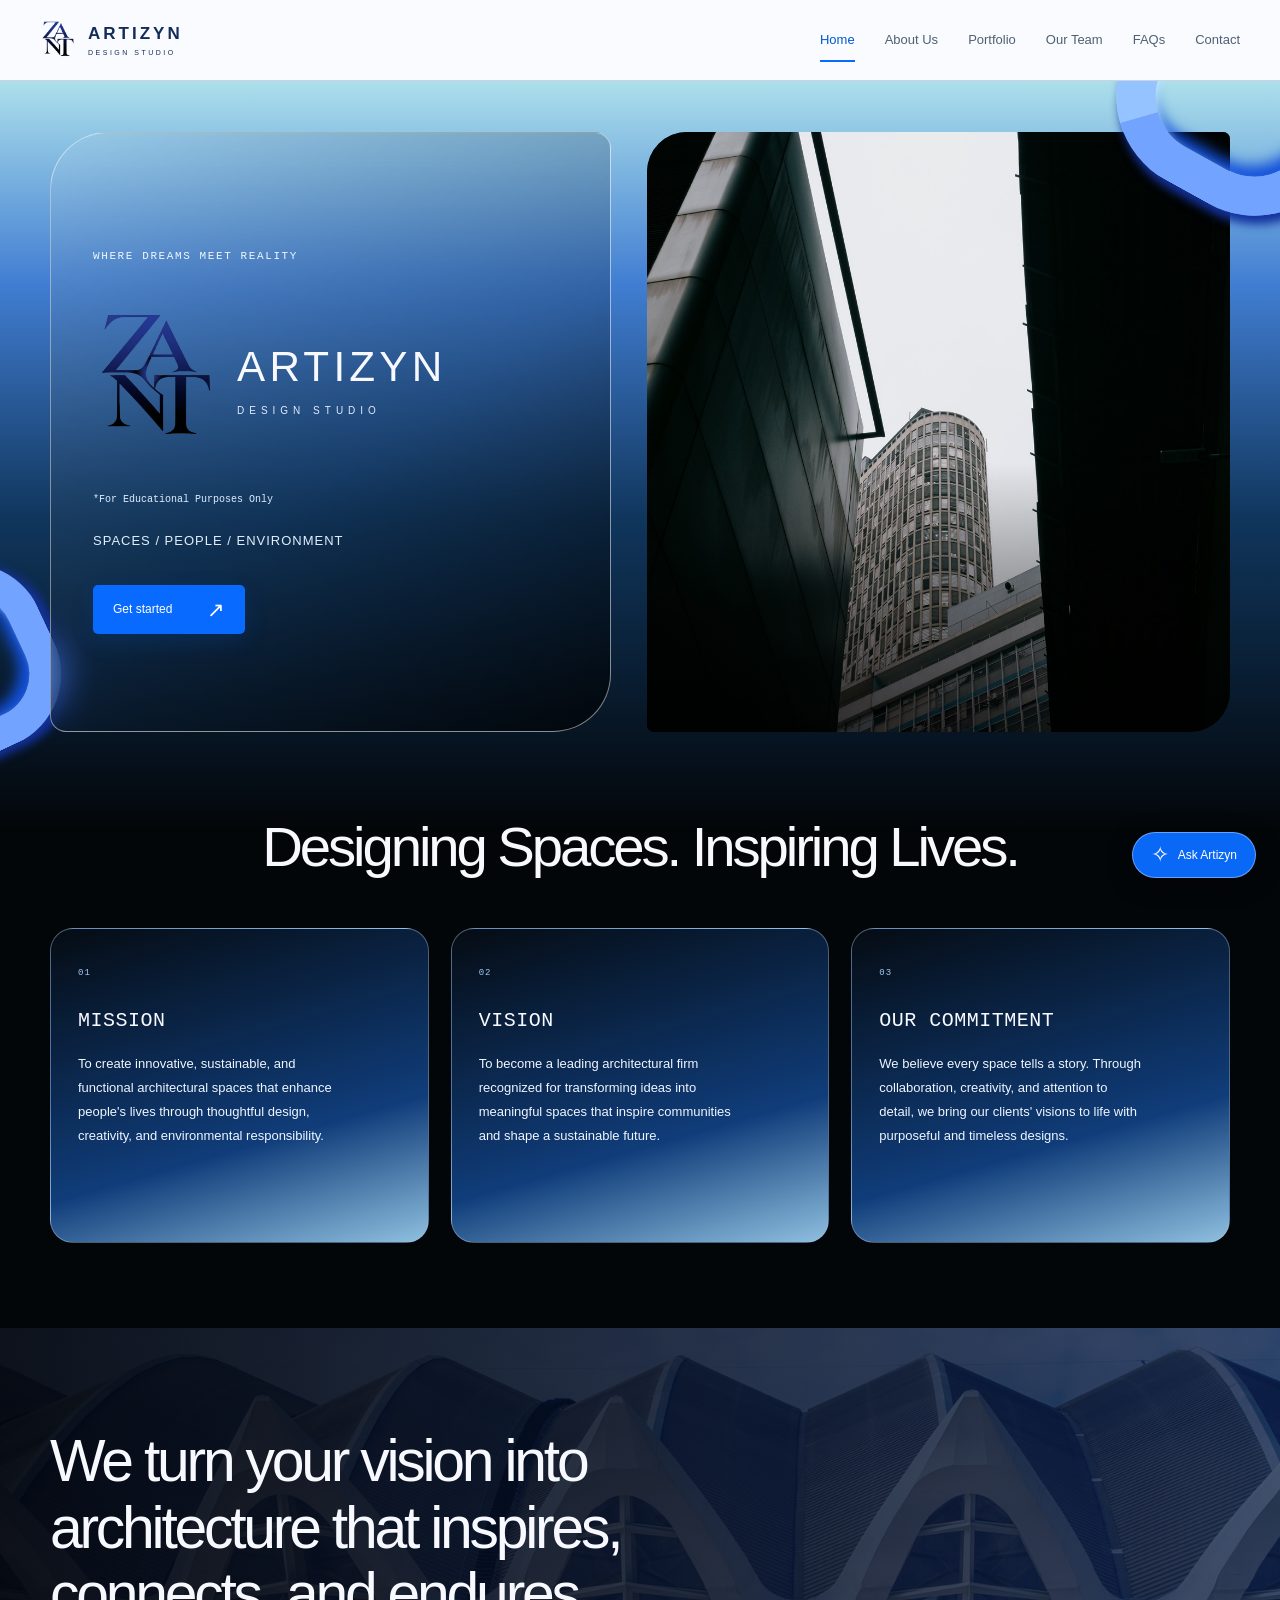
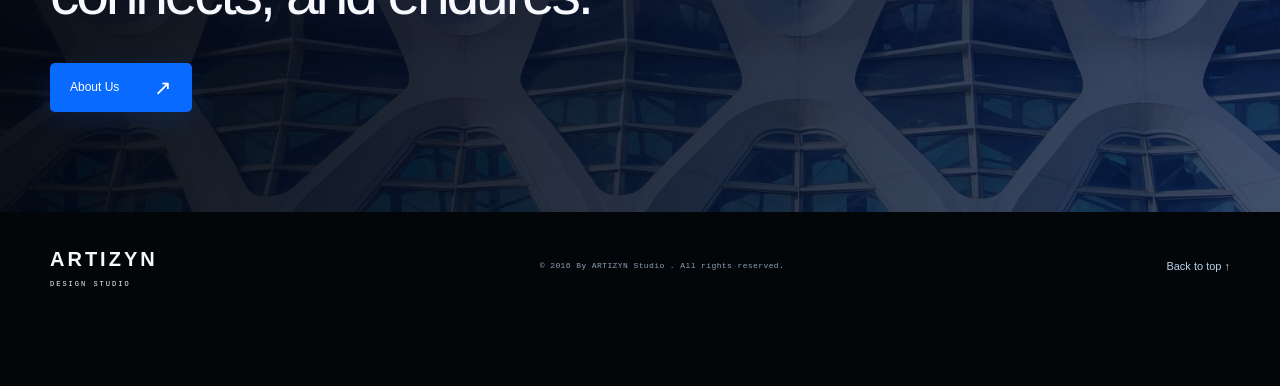
<file: index.html>
<!doctype html>
<html lang="en">
<head>
  <meta charset="UTF-8">
  <meta name="viewport" content="width=device-width, initial-scale=1">
  <meta name="description" content="ARTIZYN Design Studio. Designing Spaces. Inspiring Lives.">
  <title>Home | ARTIZYN Design Studio</title>
  <link rel="icon" href="assets/344285221e7c3db9e5a2c0e0a486cc6c.png">
  <link rel="stylesheet" href="styles.css">
  <script src="script.js" defer></script>
</head>
<body>
  <a href="#main" class="skip-link">Skip to content</a>
  <header class="site-header"><div class="nav-wrap">
    <a href="index.html" class="studio-logo" aria-label="ARTIZYN Design Studio home"><img src="assets/344285221e7c3db9e5a2c0e0a486cc6c.png" alt="" class="" loading="eager"><span>ARTIZYN<small>DESIGN STUDIO</small></span></a>
    <button type="button" class="menu-toggle" aria-expanded="false" aria-controls="navigation">Menu <span aria-hidden="true">＋</span></button>
    <nav id="navigation" aria-label="Main navigation"><a href="index.html" class="active" aria-current="page">Home</a><a href="about.html">About Us</a><a href="portfolio.html">Portfolio</a><a href="team.html">Our Team</a><a href="faqs.html">FAQs</a><a href="contact.html">Contact</a></nav>
  </div></header>
  <main id="main">
<section class="hero home-hero"><div class="hero-glow" aria-hidden="true"></div><div class="blue-loop loop-one" aria-hidden="true"></div><div class="blue-loop loop-two" aria-hidden="true"></div>
  <div class="hero-layout container">
    <div class="hero-card"><p class="eyebrow">WHERE DREAMS MEET REALITY</p><div class="studio-wordmark"><img src="assets/344285221e7c3db9e5a2c0e0a486cc6c.png" alt="Artizyn monogram" class="" loading="eager"><div><h1>ARTIZYN</h1><p>DESIGN STUDIO</p></div></div><p class="education-note">*For Educational Purposes Only</p><p class="hero-description">SPACES / PEOPLE / ENVIRONMENT</p><a class="button button-blue" href="about.html">Get started<span aria-hidden="true">↗</span></a></div>
    <figure class="hero-image"><img src="assets/49edb417841aae262f626a16a9c763dc.jpg" alt="Upward view of architecture framed by surrounding buildings" class="" loading="eager"></figure>
  </div>
  <section class="intro container" aria-labelledby="home-intro"><h2 id="home-intro">Designing Spaces. Inspiring Lives.</h2><div class="values-grid">
    <article class="glass-card"><span class="card-number">01</span><h3>MISSION</h3><p>To create innovative, sustainable, and functional architectural spaces that enhance people&#x27;s lives through thoughtful design, creativity, and environmental responsibility.</p></article>
    <article class="glass-card"><span class="card-number">02</span><h3>VISION</h3><p>To become a leading architectural firm recognized for transforming ideas into meaningful spaces that inspire communities and shape a sustainable future.</p></article>
    <article class="glass-card"><span class="card-number">03</span><h3>OUR COMMITMENT</h3><p>We believe every space tells a story. Through collaboration, creativity, and attention to detail, we bring our clients&#x27; visions to life with purposeful and timeless designs.</p></article>
  </div></section>
</section>
<section class="home-statement"><div class="statement-image"><img src="assets/d022414d84f04f4055fe163763dd8db2.jpg" alt="Sculptural architectural facade" class="" loading="lazy"></div><div class="container"><h2>We turn your vision into architecture that inspires, connects, and endures.</h2><a href="about.html" class="button button-blue">About Us <span aria-hidden="true">↗</span></a></div></section>
</main>
  <footer class="container site-footer"><a href="index.html" class="footer-wordmark">ARTIZYN<span>DESIGN STUDIO</span></a><p>© 2016 By ARTIZYN Studio . All rights reserved.</p><a href="#main" class="back-top">Back to top ↑</a></footer>
  <div class="assistant-panel" id="assistant-panel" hidden><div class="assistant-header"><strong>Artizyn</strong><button id="assistant-close" type="button" aria-label="Close Artizyn assistant">×</button></div><iframe id="assistant-frame" title="Artizyn AI Agent and Design Helper" data-src="https://agent.jotform.com/01a19aeade3070008ee137a3e3a60835ae6d/canva-chatbot-bubble" referrerpolicy="strict-origin-when-cross-origin"></iframe><a href="https://agent.jotform.com/01a19aeade3070008ee137a3e3a60835ae6d/canva-chatbot-bubble" target="_blank" rel="noopener noreferrer" class="assistant-link">Open assistant in a new tab ↗</a></div>
  <button class="assistant-toggle" id="assistant-toggle" type="button" aria-expanded="false" aria-controls="assistant-panel"><span aria-hidden="true">✧</span> Ask Artizyn</button>
  <dialog id="project-dialog" aria-labelledby="dialog-title"><div class="dialog-header"><h2 id="dialog-title">Selected Works</h2><button id="dialog-close" type="button" aria-label="Close project image">Close ×</button></div><img id="dialog-image" alt=""><p id="dialog-address"></p></dialog>
</body>
</html>
</file>
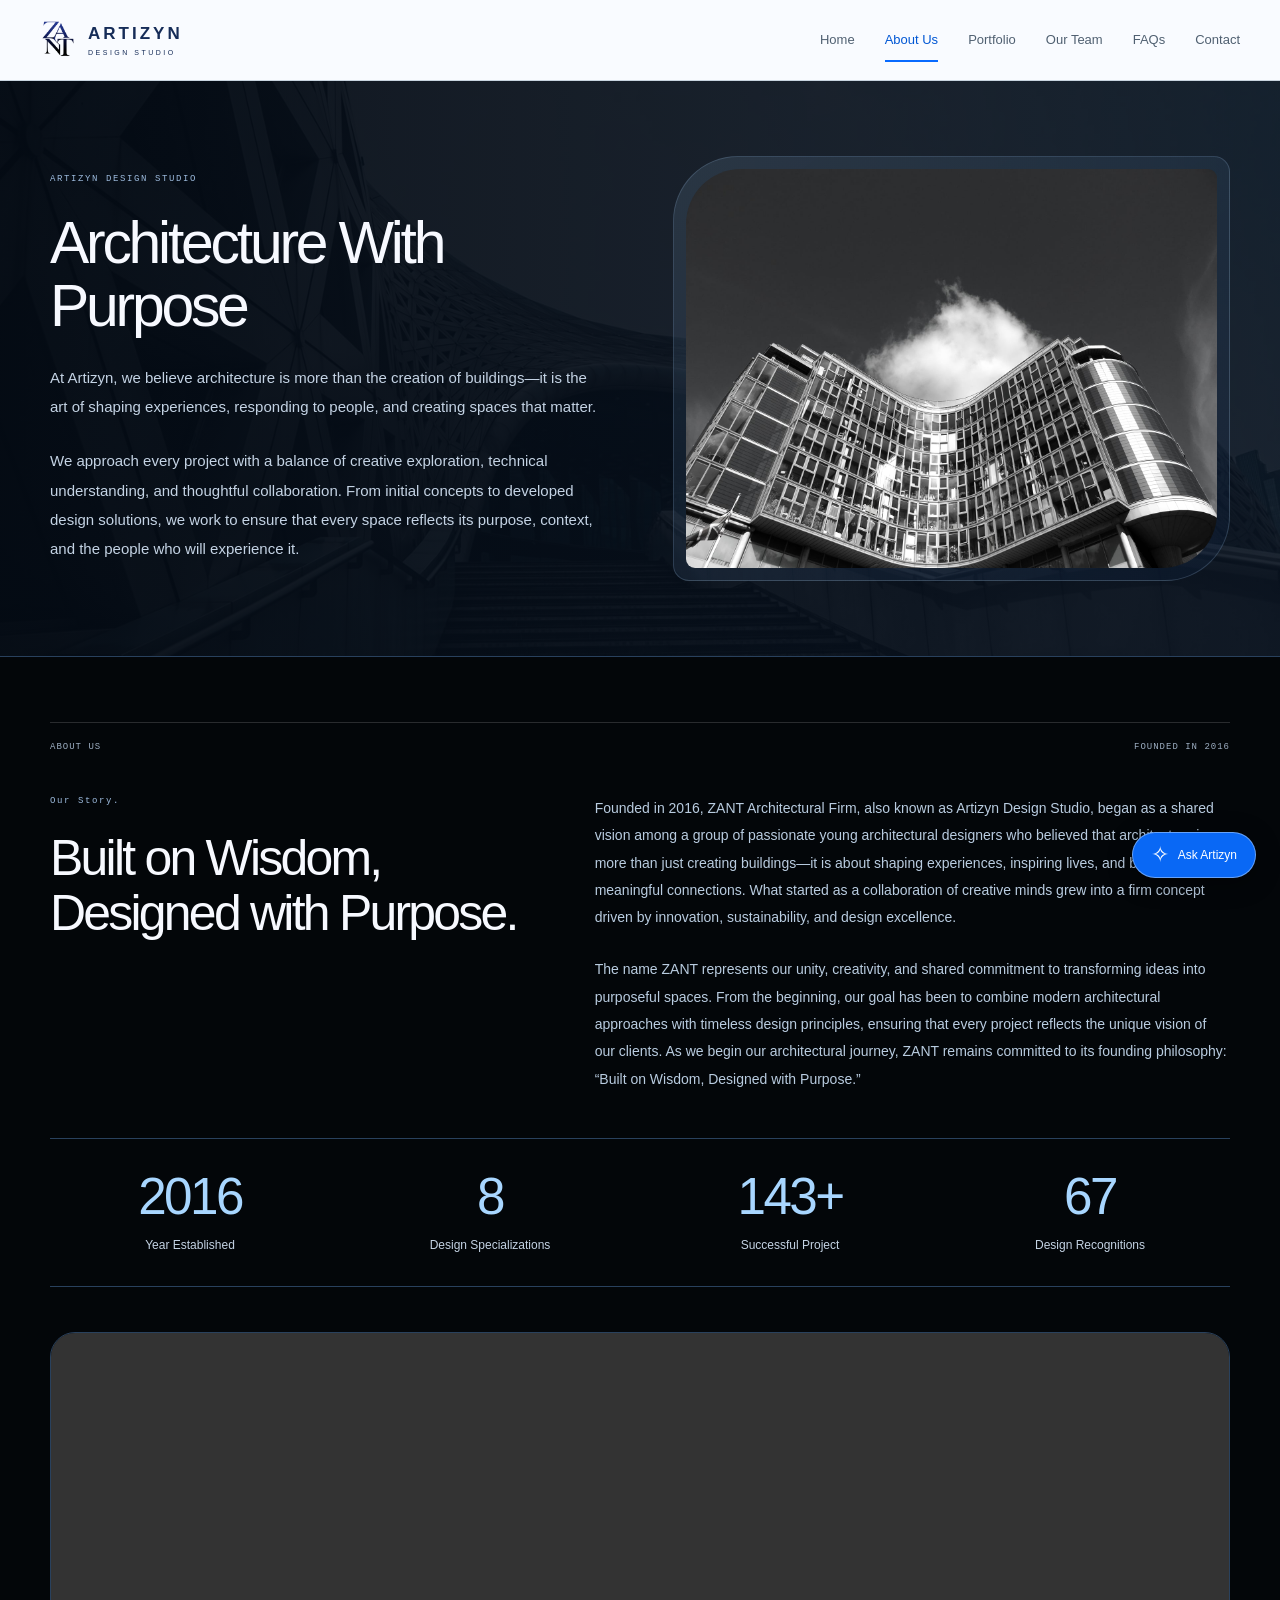
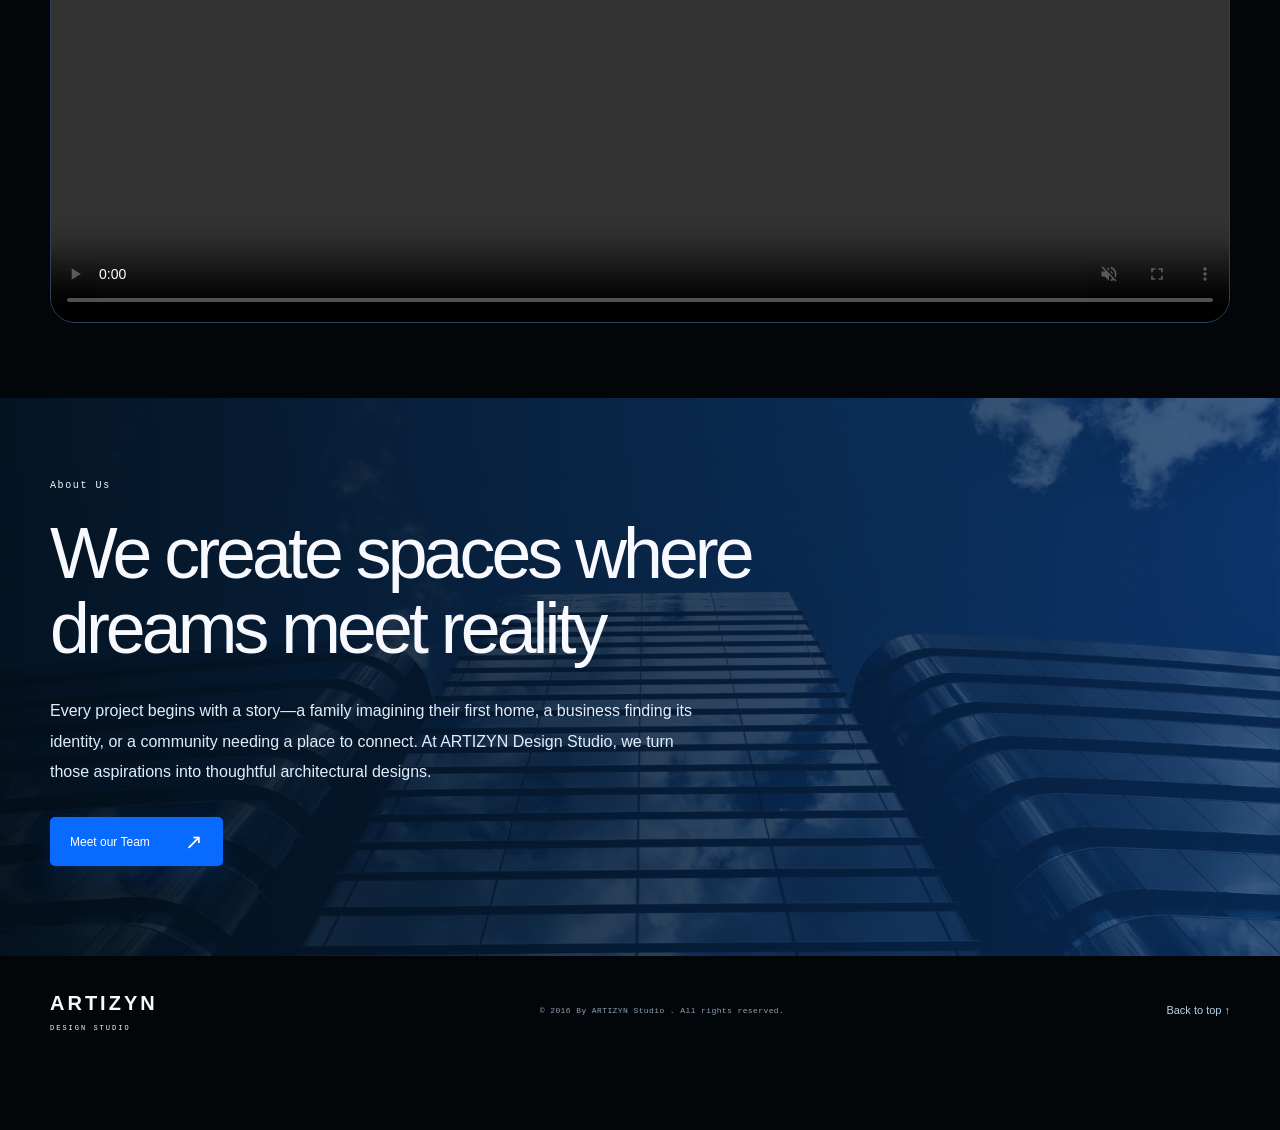
<file: about.html>
<!doctype html>
<html lang="en">
<head>
  <meta charset="UTF-8">
  <meta name="viewport" content="width=device-width, initial-scale=1">
  <meta name="description" content="ARTIZYN Design Studio. Designing Spaces. Inspiring Lives.">
  <title>About Us | ARTIZYN Design Studio</title>
  <link rel="icon" href="assets/344285221e7c3db9e5a2c0e0a486cc6c.png">
  <link rel="stylesheet" href="styles.css">
  <script src="script.js" defer></script>
</head>
<body>
  <a href="#main" class="skip-link">Skip to content</a>
  <header class="site-header"><div class="nav-wrap">
    <a href="index.html" class="studio-logo" aria-label="ARTIZYN Design Studio home"><img src="assets/344285221e7c3db9e5a2c0e0a486cc6c.png" alt="" class="" loading="eager"><span>ARTIZYN<small>DESIGN STUDIO</small></span></a>
    <button type="button" class="menu-toggle" aria-expanded="false" aria-controls="navigation">Menu <span aria-hidden="true">＋</span></button>
    <nav id="navigation" aria-label="Main navigation"><a href="index.html">Home</a><a href="about.html" class="active" aria-current="page">About Us</a><a href="portfolio.html">Portfolio</a><a href="team.html">Our Team</a><a href="faqs.html">FAQs</a><a href="contact.html">Contact</a></nav>
  </div></header>
  <main id="main">


<section class="about-purpose" id="architecture-purpose" aria-labelledby="purpose-title">
  <div class="purpose-background" aria-hidden="true"><img src="assets/ce5a1efb2da5e8416d803a79b1815a34.jpg" alt="" loading="lazy"></div>
  <div class="container purpose-grid">
    <div class="purpose-copy"><p class="eyebrow">ARTIZYN DESIGN STUDIO</p><h1 id="purpose-title">Architecture With Purpose</h1><p>At Artizyn, we believe architecture is more than the creation of buildings—it is the art of shaping experiences, responding to people, and creating spaces that matter.</p><p>We approach every project with a balance of creative exploration, technical understanding, and thoughtful collaboration. From initial concepts to developed design solutions, we work to ensure that every space reflects its purpose, context, and the people who will experience it.</p></div>
    <figure class="purpose-media"><img src="assets/8f302f7c64dc074cd8ac6d49aa985cf3.jpg" alt="Curved architectural facade viewed beneath a clouded sky" loading="lazy"></figure>
  </div>
</section>
<section class="about-origins container" id="our-beginnings" aria-labelledby="origins-title">
  <div class="section-topline"><span>ABOUT US</span><span>FOUNDED IN 2016</span></div>
  <div class="origins-grid"><div><p class="eyebrow">Our Story.</p><h2 id="origins-title">Built on Wisdom,<br>Designed with Purpose.</h2></div><div class="origins-copy"><p>Founded in 2016, ZANT Architectural Firm, also known as Artizyn Design Studio, began as a shared vision among a group of passionate young architectural designers who believed that architecture is more than just creating buildings—it is about shaping experiences, inspiring lives, and building meaningful connections. What started as a collaboration of creative minds grew into a firm concept driven by innovation, sustainability, and design excellence.</p><p>The name ZANT represents our unity, creativity, and shared commitment to transforming ideas into purposeful spaces. From the beginning, our goal has been to combine modern architectural approaches with timeless design principles, ensuring that every project reflects the unique vision of our clients. As we begin our architectural journey, ZANT remains committed to its founding philosophy: “Built on Wisdom, Designed with Purpose.”</p></div></div>
<dl class="studio-stats"><div><dt>2016</dt><dd>Year Established</dd></div><div><dt>8</dt><dd>Design Specializations</dd></div><div><dt>143+</dt><dd>Successful Project</dd></div><div><dt>67</dt><dd>Design Recognitions</dd></div></dl>
  <video width="1280" height="720" autoplay muted controls playsinline preload="auto" aria-label="Artizyn About Us studio video"><source src="assets/28ec681d1adf38405089d83d41454bf2.mp4" type="video/mp4">Your browser does not support video. <a href="assets/28ec681d1adf38405089d83d41454bf2.mp4">Download the About Us video</a>.</video>
</section>
<section class="about-banner"><div class="about-background"><img src="assets/c82552db2556053404ffef305cc319f3.jpg" alt="" class="" loading="lazy"></div><div class="container about-banner-inner"><p class="eyebrow">About Us</p><h2>We create spaces where dreams meet reality</h2><p class="about-story">Every project begins with a story—a family imagining their first home, a business finding its identity, or a community needing a place to connect. At ARTIZYN Design Studio, we turn those aspirations into thoughtful architectural designs.</p><a class="button button-blue" href="team.html">Meet our Team <span aria-hidden="true">↗</span></a></div></section>
</main>
  <footer class="container site-footer"><a href="index.html" class="footer-wordmark">ARTIZYN<span>DESIGN STUDIO</span></a><p>© 2016 By ARTIZYN Studio . All rights reserved.</p><a href="#main" class="back-top">Back to top ↑</a></footer>
  <div class="assistant-panel" id="assistant-panel" hidden><div class="assistant-header"><strong>Artizyn</strong><button id="assistant-close" type="button" aria-label="Close Artizyn assistant">×</button></div><iframe id="assistant-frame" title="Artizyn AI Agent and Design Helper" data-src="https://agent.jotform.com/01a19aeade3070008ee137a3e3a60835ae6d/canva-chatbot-bubble" referrerpolicy="strict-origin-when-cross-origin"></iframe><a href="https://agent.jotform.com/01a19aeade3070008ee137a3e3a60835ae6d/canva-chatbot-bubble" target="_blank" rel="noopener noreferrer" class="assistant-link">Open assistant in a new tab ↗</a></div>
  <button class="assistant-toggle" id="assistant-toggle" type="button" aria-expanded="false" aria-controls="assistant-panel"><span aria-hidden="true">✧</span> Ask Artizyn</button>
  <dialog id="project-dialog" aria-labelledby="dialog-title"><div class="dialog-header"><h2 id="dialog-title">Selected Works</h2><button id="dialog-close" type="button" aria-label="Close project image">Close ×</button></div><img id="dialog-image" alt=""><p id="dialog-address"></p></dialog>
</body>
</html>
</file>
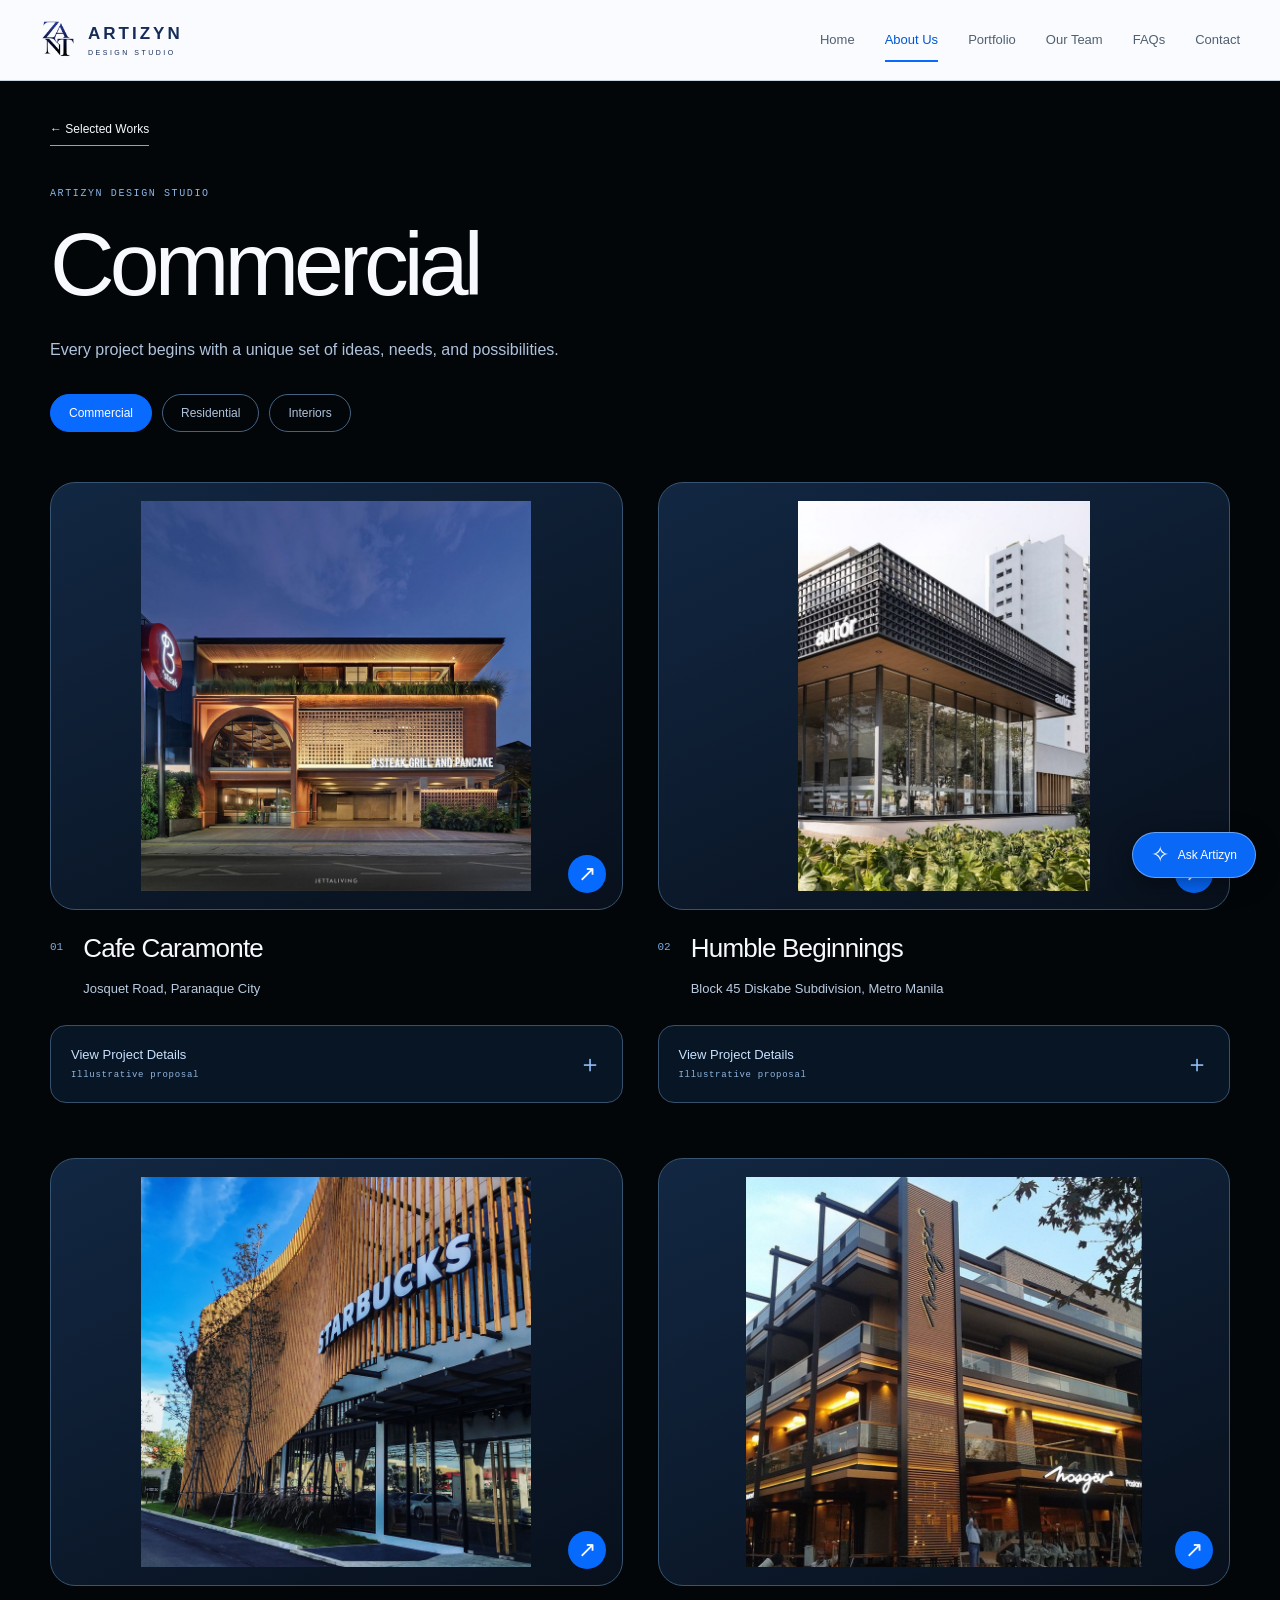
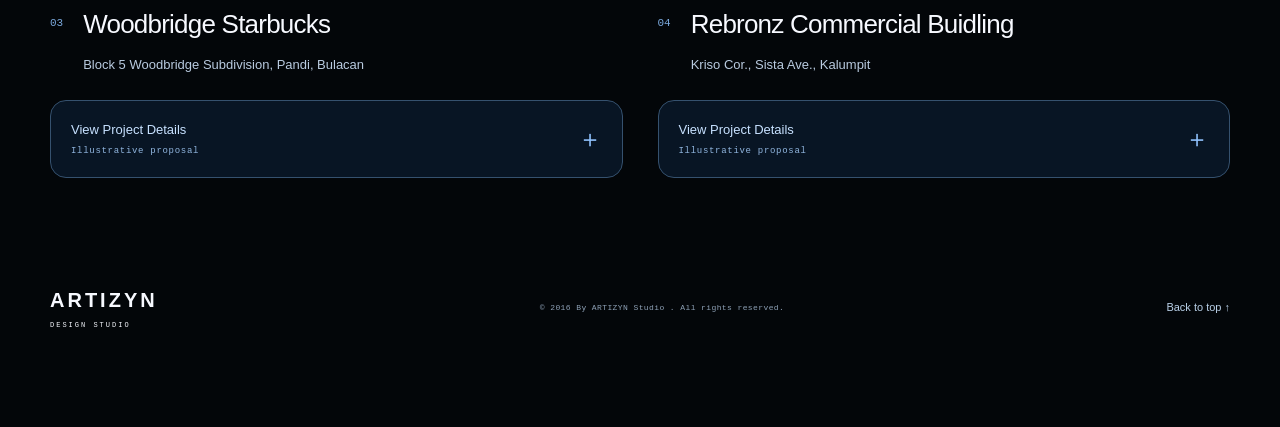
<file: commercial.html>
<!doctype html>
<html lang="en">
<head>
  <meta charset="UTF-8">
  <meta name="viewport" content="width=device-width, initial-scale=1">
  <meta name="description" content="ARTIZYN Design Studio. Designing Spaces. Inspiring Lives.">
  <title>Commercial | ARTIZYN Design Studio</title>
  <link rel="icon" href="assets/344285221e7c3db9e5a2c0e0a486cc6c.png">
  <link rel="stylesheet" href="styles.css">
  <script src="script.js" defer></script>
</head>
<body>
  <a href="#main" class="skip-link">Skip to content</a>
  <header class="site-header"><div class="nav-wrap">
    <a href="index.html" class="studio-logo" aria-label="ARTIZYN Design Studio home"><img src="assets/344285221e7c3db9e5a2c0e0a486cc6c.png" alt="" class="" loading="eager"><span>ARTIZYN<small>DESIGN STUDIO</small></span></a>
    <button type="button" class="menu-toggle" aria-expanded="false" aria-controls="navigation">Menu <span aria-hidden="true">＋</span></button>
    <nav id="navigation" aria-label="Main navigation"><a href="index.html">Home</a><a href="about.html" class="active" aria-current="page">About Us</a><a href="portfolio.html">Portfolio</a><a href="team.html">Our Team</a><a href="faqs.html">FAQs</a><a href="contact.html">Contact</a></nav>
  </div></header>
  <main id="main"><section class="portfolio-intro container"><a href="portfolio.html#selected-works" class="text-link">← Selected Works</a><p class="eyebrow">ARTIZYN DESIGN STUDIO</p><h1>Commercial</h1><p>Every project begins with a unique set of ideas, needs, and possibilities.</p><nav class="portfolio-tabs" aria-label="Project categories"><a href="commercial.html" class="active" aria-current="page">Commercial</a><a href="residential.html">Residential</a><a href="interiors.html">Interiors</a></nav></section><section class="portfolio-grid container" aria-label="Commercial projects"><article class="project-card"><button type="button" class="project-image" data-project-image="assets/9731ad97f3f299ed7e782bea68ff17cd.png" data-project-name="Cafe Caramonte" data-project-address="Josquet Road, Paranaque City" aria-label="View Cafe Caramonte"><img src="assets/9731ad97f3f299ed7e782bea68ff17cd.png" alt="Cafe Caramonte" class="" loading="eager"><span aria-hidden="true">↗</span></button><div class="project-caption"><span class="project-index">01</span><div><h2>Cafe Caramonte</h2><p>Josquet Road, Paranaque City</p></div></div>
<details class="project-details" id="commercial-01-details">
  <summary><span class="details-label">View Project Details<span class="sr-only"> for Cafe Caramonte</span><small>Illustrative proposal</small></span><span class="details-toggle" aria-hidden="true">＋</span></summary>
  <div class="project-detail-body">
    <p class="proposal-note"><strong>Illustrative proposal.</strong> Areas, spaces, materials and specifications below are sample design information, not verified details of the pictured project.</p>
    <dl class="project-metrics"><div class="metric-wide"><dt>Project Type</dt><dd>Commercial Architecture | Café and Restaurant</dd></div><div><dt>Proposed Lot Area</dt><dd>550 sq.m.</dd></div><div><dt>Proposed Gross Floor Area</dt><dd>720 sq.m.</dd></div><div><dt>Proposed Building Height</dt><dd>2 Storeys</dd></div></dl>
    <h3>Project Overview</h3><p class="project-overview">Café Caramonte is a contemporary commercial establishment designed to provide a distinctive dining experience through the integration of modern architecture and warm, inviting interiors. The project emphasizes a visually appealing façade, expansive dining spaces, and a welcoming atmosphere that encourages social interaction. Its architectural character combines contemporary forms with natural materials, ambient lighting, and carefully planned circulation to create a functional and memorable hospitality environment.</p>
    <h3>Architectural Spaces</h3><ul class="project-space-list"><li>Main dining area and café lounge</li><li>Reception and waiting area</li><li>Coffee and beverage preparation counter</li><li>Commercial kitchen and food preparation area</li><li>Second-floor dining and function space</li><li>Restrooms and utility facilities</li><li>Storage and staff service areas</li><li>Outdoor landscape and parking</li></ul>
    <h3>Design Specifications</h3><dl class="specification-list"><div><dt>Architectural Style</dt><dd>Contemporary Tropical Commercial</dd></div><div><dt>Primary Materials</dt><dd>Reinforced concrete, architectural glass, steel, and textured masonry</dd></div><div><dt>Façade Treatment</dt><dd>Decorative screens, warm accent lighting, and large glazed openings</dd></div><div><dt>Interior Finishes</dt><dd>Wood textures, neutral wall finishes, and durable flooring</dd></div><div><dt>Special Features</dt><dd>Natural lighting, integrated greenery, and flexible dining arrangements</dd></div></dl>
  </div>
</details>
</article><article class="project-card"><button type="button" class="project-image" data-project-image="assets/8c7ffe72e4025b9721c260d6d54c5d95.png" data-project-name="Humble Beginnings" data-project-address="Block 45 Diskabe Subdivision, Metro Manila" aria-label="View Humble Beginnings"><img src="assets/8c7ffe72e4025b9721c260d6d54c5d95.png" alt="Humble Beginnings" class="" loading="eager"><span aria-hidden="true">↗</span></button><div class="project-caption"><span class="project-index">02</span><div><h2>Humble Beginnings</h2><p>Block 45 Diskabe Subdivision, Metro Manila</p></div></div>
<details class="project-details" id="commercial-02-details">
  <summary><span class="details-label">View Project Details<span class="sr-only"> for Humble Beginnings</span><small>Illustrative proposal</small></span><span class="details-toggle" aria-hidden="true">＋</span></summary>
  <div class="project-detail-body">
    <p class="proposal-note"><strong>Illustrative proposal.</strong> Areas, spaces, materials and specifications below are sample design information, not verified details of the pictured project.</p>
    <dl class="project-metrics"><div class="metric-wide"><dt>Project Type</dt><dd>Commercial Architecture | Café and Lifestyle Establishment</dd></div><div><dt>Proposed Lot Area</dt><dd>360 sq.m.</dd></div><div><dt>Proposed Gross Floor Area</dt><dd>410 sq.m.</dd></div><div><dt>Proposed Building Height</dt><dd>2 Storeys</dd></div></dl>
    <h3>Project Overview</h3><p class="project-overview">Humble Beginnings is a modern commercial development that reflects simplicity, elegance, and architectural innovation. Designed as a welcoming lifestyle establishment, the project features a minimalist architectural composition characterized by expansive glazing, geometric building forms, and refined material finishes. Its design prioritizes spatial openness, customer comfort, and efficient business operations while establishing a distinct contemporary identity.</p>
    <h3>Architectural Spaces</h3><ul class="project-space-list"><li>Main customer lounge and dining area</li><li>Reception and service counter</li><li>Food preparation and kitchen area</li><li>Flexible seating and collaborative spaces</li><li>Upper-level multipurpose area</li><li>Storage, service, and utility rooms</li><li>Customer restrooms</li><li>Landscaped outdoor areas</li></ul>
    <h3>Design Specifications</h3><dl class="specification-list"><div><dt>Architectural Style</dt><dd>Modern Minimalist</dd></div><div><dt>Primary Materials</dt><dd>Steel, reinforced concrete, glass, and metal cladding</dd></div><div><dt>Façade Treatment</dt><dd>Contemporary geometric forms with curtain-wall glazing</dd></div><div><dt>Interior Finishes</dt><dd>Natural wood, polished concrete, and neutral finishes</dd></div><div><dt>Special Features</dt><dd>Daylighting, flexible interiors, and indoor-outdoor visual connection</dd></div></dl>
  </div>
</details>
</article><article class="project-card"><button type="button" class="project-image" data-project-image="assets/f4549079f5639c5263033338af4e9fd9.png" data-project-name="Woodbridge Starbucks" data-project-address="Block 5 Woodbridge Subdivision, Pandi, Bulacan" aria-label="View Woodbridge Starbucks"><img src="assets/f4549079f5639c5263033338af4e9fd9.png" alt="Woodbridge Starbucks" class="" loading="lazy"><span aria-hidden="true">↗</span></button><div class="project-caption"><span class="project-index">03</span><div><h2>Woodbridge Starbucks</h2><p>Block 5 Woodbridge Subdivision, Pandi, Bulacan</p></div></div>
<details class="project-details" id="commercial-03-details">
  <summary><span class="details-label">View Project Details<span class="sr-only"> for Woodbridge Starbucks</span><small>Illustrative proposal</small></span><span class="details-toggle" aria-hidden="true">＋</span></summary>
  <div class="project-detail-body">
    <p class="proposal-note"><strong>Illustrative proposal.</strong> Areas, spaces, materials and specifications below are sample design information, not verified details of the pictured project.</p>
    <dl class="project-metrics"><div class="metric-wide"><dt>Project Type</dt><dd>Commercial Architecture | Coffee Shop</dd></div><div><dt>Proposed Lot Area</dt><dd>600 sq.m.</dd></div><div><dt>Proposed Gross Floor Area</dt><dd>260 sq.m.</dd></div><div><dt>Proposed Building Height</dt><dd>Single Storey</dd></div></dl>
    <h3>Project Overview</h3><p class="project-overview">Woodbridge Starbucks is presented as a contemporary coffeehouse design concept that combines modern commercial architecture with biophilic design principles. The building emphasizes an expressive curved façade, vertical wooden elements, and expansive glass openings that establish a connection between the interior and its surrounding environment. The design seeks to provide a comfortable social destination while promoting natural lighting, efficient spatial organization, and customer accessibility.</p>
    <h3>Architectural Spaces</h3><ul class="project-space-list"><li>Main indoor seating and dining area</li><li>Coffee preparation and service counter</li><li>Beverage pickup station</li><li>Food preparation and storage area</li><li>Outdoor seating and landscaped spaces</li><li>Customer restrooms</li><li>Staff and utility facilities</li><li>Customer parking and pedestrian access</li></ul>
    <h3>Design Specifications</h3><dl class="specification-list"><div><dt>Architectural Style</dt><dd>Contemporary Organic Architecture</dd></div><div><dt>Primary Materials</dt><dd>Steel framing, architectural glazing, timber-look vertical louvers, and reinforced concrete</dd></div><div><dt>Façade Treatment</dt><dd>Curvilinear façade with rhythmic vertical shading elements</dd></div><div><dt>Interior Finishes</dt><dd>Wood accents, neutral finishes, and durable flooring</dd></div><div><dt>Special Features</dt><dd>Façade shading, natural daylighting, and landscaped outdoor seating</dd></div></dl>
  </div>
</details>
</article><article class="project-card"><button type="button" class="project-image" data-project-image="assets/e806193c1e0f4c682f0e52a2d29e6f30.png" data-project-name="Rebronz Commercial Buidling" data-project-address="Kriso Cor., Sista Ave., Kalumpit" aria-label="View Rebronz Commercial Buidling"><img src="assets/e806193c1e0f4c682f0e52a2d29e6f30.png" alt="Rebronz Commercial Buidling" class="" loading="lazy"><span aria-hidden="true">↗</span></button><div class="project-caption"><span class="project-index">04</span><div><h2>Rebronz Commercial Buidling</h2><p>Kriso Cor., Sista Ave., Kalumpit</p></div></div>
<details class="project-details" id="commercial-04-details">
  <summary><span class="details-label">View Project Details<span class="sr-only"> for Rebronz Commercial Buidling</span><small>Illustrative proposal</small></span><span class="details-toggle" aria-hidden="true">＋</span></summary>
  <div class="project-detail-body">
    <p class="proposal-note"><strong>Illustrative proposal.</strong> Areas, spaces, materials and specifications below are sample design information, not verified details of the pictured project.</p>
    <dl class="project-metrics"><div class="metric-wide"><dt>Project Type</dt><dd>Commercial Architecture | Mixed-Use Commercial Development</dd></div><div><dt>Proposed Lot Area</dt><dd>550 sq.m.</dd></div><div><dt>Proposed Gross Floor Area</dt><dd>1,260 sq.m.</dd></div><div><dt>Proposed Building Height</dt><dd>3 Storeys</dd></div></dl>
    <h3>Project Overview</h3><p class="project-overview">Rebronz Commercial Building is a proposed mixed-use commercial development that embraces contemporary urban architecture through a combination of geometric forms, warm material palettes, and strategically arranged commercial spaces. Designed to accommodate multiple business establishments, the project emphasizes functional flexibility, commercial visibility, and efficient circulation. Its architectural composition features layered façades, expansive balconies, and vertical design elements that contribute to a distinctive and modern building identity.</p>
    <h3>Architectural Spaces</h3><ul class="project-space-list"><li>Ground-floor retail establishments</li><li>Restaurant and café spaces</li><li>Upper-floor commercial and office units</li><li>Shared corridors and circulation areas</li><li>Balconies and outdoor dining terraces</li><li>Administrative and service facilities</li><li>Common restrooms and utility areas</li><li>Parking and building maintenance spaces</li></ul>
    <h3>Design Specifications</h3><dl class="specification-list"><div><dt>Architectural Style</dt><dd>Contemporary Mixed-Use Commercial</dd></div><div><dt>Primary Materials</dt><dd>Reinforced concrete, steel, glass, and textured façade cladding</dd></div><div><dt>Façade Treatment</dt><dd>Horizontal projections, vertical accent panels, and recessed glazing</dd></div><div><dt>Interior Finishes</dt><dd>Polished concrete, ceramic tiles, and contemporary wall finishes</dd></div><div><dt>Special Features</dt><dd>Flexible tenant layouts, shaded balconies, and integrated façade lighting</dd></div></dl>
  </div>
</details>
</article></section></main>
  <footer class="container site-footer"><a href="index.html" class="footer-wordmark">ARTIZYN<span>DESIGN STUDIO</span></a><p>© 2016 By ARTIZYN Studio . All rights reserved.</p><a href="#main" class="back-top">Back to top ↑</a></footer>
  <div class="assistant-panel" id="assistant-panel" hidden><div class="assistant-header"><strong>Artizyn</strong><button id="assistant-close" type="button" aria-label="Close Artizyn assistant">×</button></div><iframe id="assistant-frame" title="Artizyn AI Agent and Design Helper" data-src="https://agent.jotform.com/01a19aeade3070008ee137a3e3a60835ae6d/canva-chatbot-bubble" referrerpolicy="strict-origin-when-cross-origin"></iframe><a href="https://agent.jotform.com/01a19aeade3070008ee137a3e3a60835ae6d/canva-chatbot-bubble" target="_blank" rel="noopener noreferrer" class="assistant-link">Open assistant in a new tab ↗</a></div>
  <button class="assistant-toggle" id="assistant-toggle" type="button" aria-expanded="false" aria-controls="assistant-panel"><span aria-hidden="true">✧</span> Ask Artizyn</button>
  <dialog id="project-dialog" aria-labelledby="dialog-title"><div class="dialog-header"><h2 id="dialog-title">Selected Works</h2><button id="dialog-close" type="button" aria-label="Close project image">Close ×</button></div><img id="dialog-image" alt=""><p id="dialog-address"></p></dialog>
</body>
</html>
</file>
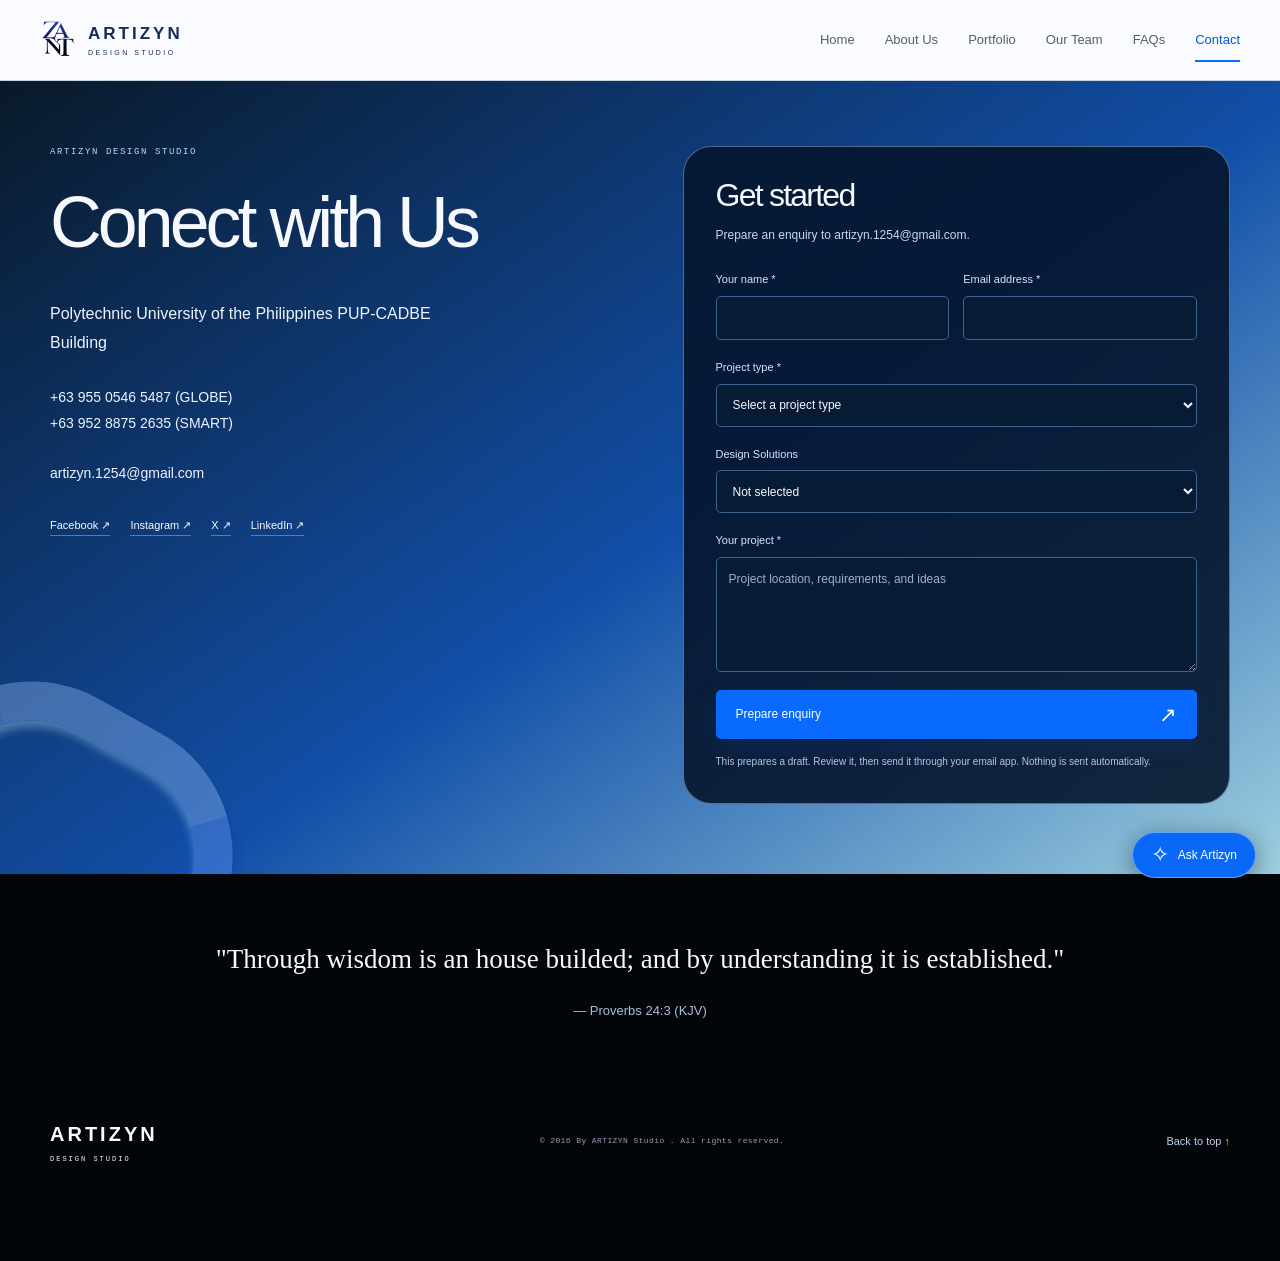
<file: contact.html>
<!doctype html>
<html lang="en">
<head>
  <meta charset="UTF-8">
  <meta name="viewport" content="width=device-width, initial-scale=1">
  <meta name="description" content="ARTIZYN Design Studio. Designing Spaces. Inspiring Lives.">
  <title>Contact | ARTIZYN Design Studio</title>
  <link rel="icon" href="assets/344285221e7c3db9e5a2c0e0a486cc6c.png">
  <link rel="stylesheet" href="styles.css">
  <script src="script.js" defer></script>
</head>
<body>
  <a href="#main" class="skip-link">Skip to content</a>
  <header class="site-header"><div class="nav-wrap">
    <a href="index.html" class="studio-logo" aria-label="ARTIZYN Design Studio home"><img src="assets/344285221e7c3db9e5a2c0e0a486cc6c.png" alt="" class="" loading="eager"><span>ARTIZYN<small>DESIGN STUDIO</small></span></a>
    <button type="button" class="menu-toggle" aria-expanded="false" aria-controls="navigation">Menu <span aria-hidden="true">＋</span></button>
    <nav id="navigation" aria-label="Main navigation"><a href="index.html">Home</a><a href="about.html">About Us</a><a href="portfolio.html">Portfolio</a><a href="team.html">Our Team</a><a href="faqs.html">FAQs</a><a href="contact.html" class="active" aria-current="page">Contact</a></nav>
  </div></header>
  <main id="main">
<section class="contact-section contact-page"><div class="blue-loop contact-loop" aria-hidden="true"></div><div class="container contact-layout"><div class="contact-copy"><p class="eyebrow">ARTIZYN DESIGN STUDIO</p><h1>Conect with Us</h1><div class="contact-information" id="location"><p>Polytechnic University of the Philippines PUP-CADBE Building</p><a href="tel:+6395505465487">+63 955 0546 5487 (GLOBE)</a><a href="tel:+6395288752635">+63 952 8875 2635 (SMART)</a><a class="contact-email" href="mailto:artizyn.1254@gmail.com">artizyn.1254@gmail.com</a></div><div class="social-links" aria-label="Social links"><a href="https://www.facebook.com/www.zymondominic" target="_blank" rel="noopener noreferrer">Facebook ↗</a><a href="https://www.instagram.com/zuck/" target="_blank" rel="noopener noreferrer">Instagram ↗</a><a href="https://x.com/elonmusk" target="_blank" rel="noopener noreferrer">X ↗</a><a href="https://lnkd.in/p/gmKjzNUK" target="_blank" rel="noopener noreferrer">LinkedIn ↗</a></div></div>
<div class="contact-form-wrap"><form id="enquiry-form"><h2>Get started</h2><p class="form-intro">Prepare an enquiry to artizyn.1254@gmail.com.</p><div class="form-row"><div class="field"><label for="client-name">Your name *</label><input id="client-name" name="name" autocomplete="name" required maxlength="100"></div><div class="field"><label for="client-email">Email address *</label><input id="client-email" name="email" type="email" autocomplete="email" required maxlength="150"></div></div><div class="field"><label for="project-type">Project type *</label><select id="project-type" name="project" required><option value="">Select a project type</option><option>Residential</option><option>Commercial</option><option>Interiors</option><option>Other</option></select></div><div class="field"><label for="design-package">Design Solutions</label><select id="design-package" name="package"><option value="">Not selected</option><option>Essential</option><option>Advanced</option><option>Signature</option></select></div><div class="field"><label for="project-message">Your project *</label><textarea id="project-message" name="message" rows="4" required minlength="10" maxlength="3000" placeholder="Project location, requirements, and ideas"></textarea></div><button class="button button-blue" type="submit">Prepare enquiry <span aria-hidden="true">↗</span></button><p class="form-note">This prepares a draft. Review it, then send it through your email app. Nothing is sent automatically.</p></form><section class="enquiry-result" id="enquiry-result" hidden aria-labelledby="enquiry-heading"><h3 id="enquiry-heading">Your enquiry draft</h3><pre id="enquiry-preview"></pre><div class="draft-actions"><a id="email-enquiry">Open email app ↗</a><button id="copy-enquiry" type="button">Copy draft</button><button id="download-enquiry" type="button">Download .txt</button></div><p role="status" id="draft-status"></p></section></div></div></section>
<section class="bible-quote container"><blockquote>&quot;Through wisdom is an house builded; and by understanding it is established.&quot;</blockquote><p>— Proverbs 24:3 (KJV)</p></section>
</main>
  <footer class="container site-footer"><a href="index.html" class="footer-wordmark">ARTIZYN<span>DESIGN STUDIO</span></a><p>© 2016 By ARTIZYN Studio . All rights reserved.</p><a href="#main" class="back-top">Back to top ↑</a></footer>
  <div class="assistant-panel" id="assistant-panel" hidden><div class="assistant-header"><strong>Artizyn</strong><button id="assistant-close" type="button" aria-label="Close Artizyn assistant">×</button></div><iframe id="assistant-frame" title="Artizyn AI Agent and Design Helper" data-src="https://agent.jotform.com/01a19aeade3070008ee137a3e3a60835ae6d/canva-chatbot-bubble" referrerpolicy="strict-origin-when-cross-origin"></iframe><a href="https://agent.jotform.com/01a19aeade3070008ee137a3e3a60835ae6d/canva-chatbot-bubble" target="_blank" rel="noopener noreferrer" class="assistant-link">Open assistant in a new tab ↗</a></div>
  <button class="assistant-toggle" id="assistant-toggle" type="button" aria-expanded="false" aria-controls="assistant-panel"><span aria-hidden="true">✧</span> Ask Artizyn</button>
  <dialog id="project-dialog" aria-labelledby="dialog-title"><div class="dialog-header"><h2 id="dialog-title">Selected Works</h2><button id="dialog-close" type="button" aria-label="Close project image">Close ×</button></div><img id="dialog-image" alt=""><p id="dialog-address"></p></dialog>
</body>
</html>
</file>
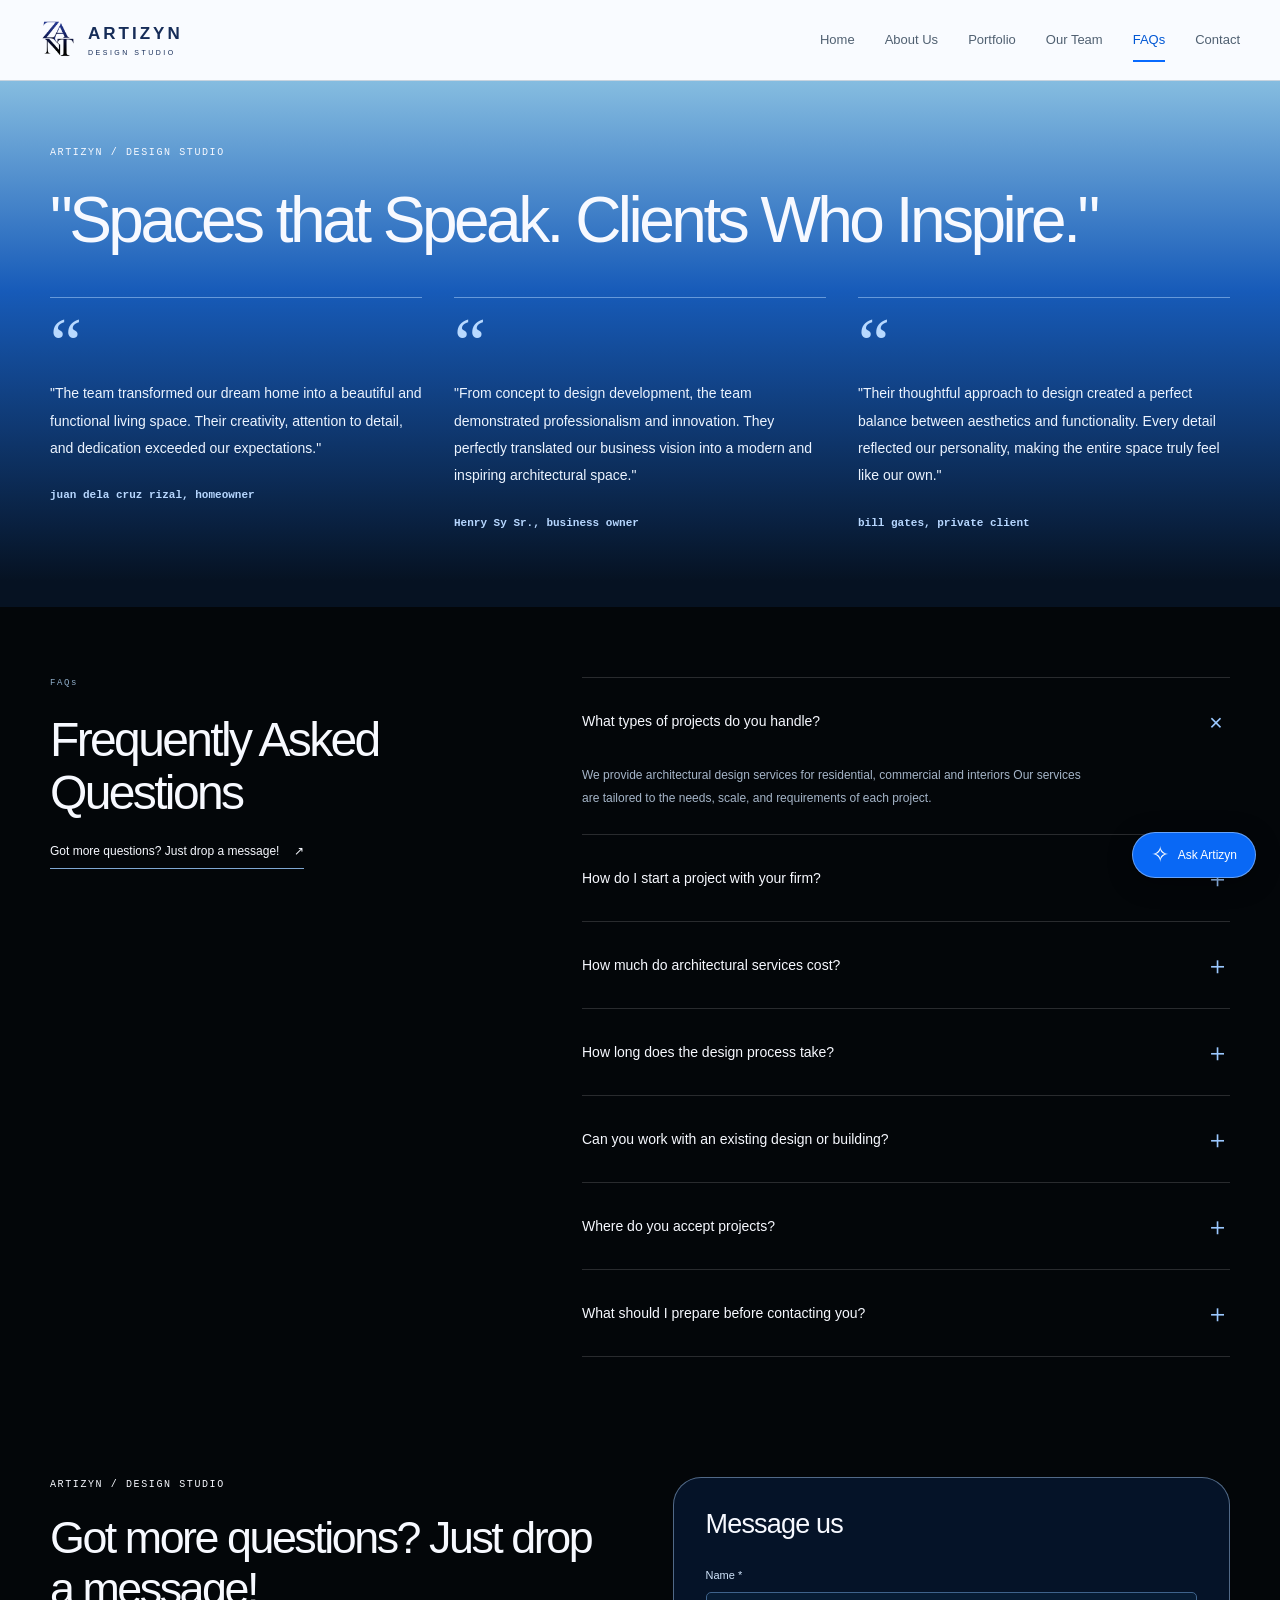
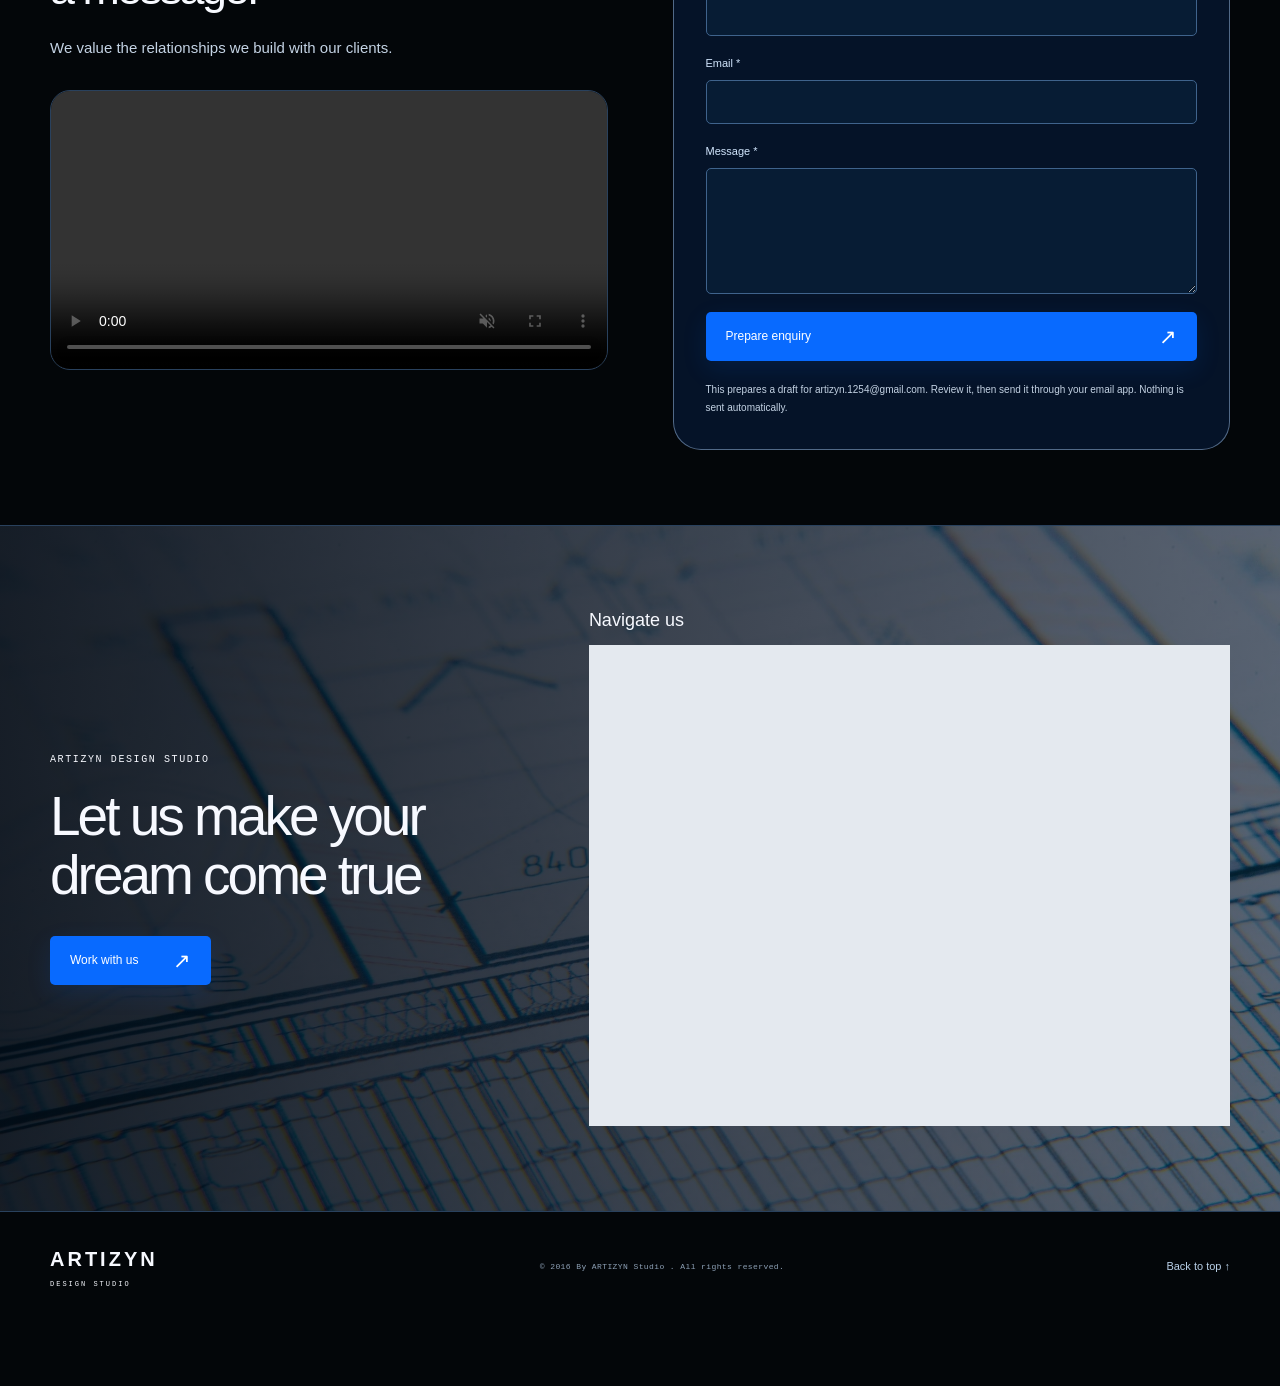
<file: faqs.html>
<!doctype html>
<html lang="en">
<head>
  <meta charset="UTF-8">
  <meta name="viewport" content="width=device-width, initial-scale=1">
  <meta name="description" content="ARTIZYN Design Studio. Designing Spaces. Inspiring Lives.">
  <title>FAQs | ARTIZYN Design Studio</title>
  <link rel="icon" href="assets/344285221e7c3db9e5a2c0e0a486cc6c.png">
  <link rel="stylesheet" href="styles.css">
  <script src="script.js" defer></script>
</head>
<body>
  <a href="#main" class="skip-link">Skip to content</a>
  <header class="site-header"><div class="nav-wrap">
    <a href="index.html" class="studio-logo" aria-label="ARTIZYN Design Studio home"><img src="assets/344285221e7c3db9e5a2c0e0a486cc6c.png" alt="" class="" loading="eager"><span>ARTIZYN<small>DESIGN STUDIO</small></span></a>
    <button type="button" class="menu-toggle" aria-expanded="false" aria-controls="navigation">Menu <span aria-hidden="true">＋</span></button>
    <nav id="navigation" aria-label="Main navigation"><a href="index.html">Home</a><a href="about.html">About Us</a><a href="portfolio.html">Portfolio</a><a href="team.html">Our Team</a><a href="faqs.html" class="active" aria-current="page">FAQs</a><a href="contact.html">Contact</a></nav>
  </div></header>
  <main id="main">
<section class="testimonials-section"><div class="container"><p class="eyebrow">ARTIZYN / DESIGN STUDIO</p><h1>&quot;Spaces that Speak. Clients Who Inspire.&quot;</h1><div class="quotes-grid"><figure class="quote-card"><span class="quote-mark" aria-hidden="true">“</span><blockquote>&quot;The team transformed our dream home into a beautiful and functional living space. Their creativity, attention to detail, and dedication exceeded our expectations.&quot;</blockquote><figcaption>juan dela cruz rizal, homeowner</figcaption></figure><figure class="quote-card"><span class="quote-mark" aria-hidden="true">“</span><blockquote>&quot;From concept to design development, the team demonstrated professionalism and innovation. They perfectly translated our business vision into a modern and inspiring architectural space.&quot;</blockquote><figcaption>Henry Sy Sr., business owner</figcaption></figure><figure class="quote-card"><span class="quote-mark" aria-hidden="true">“</span><blockquote>&quot;Their thoughtful approach to design created a perfect balance between aesthetics and functionality. Every detail reflected our personality, making the entire space truly feel like our own.&quot;</blockquote><figcaption>bill gates, private client</figcaption></figure></div></div></section>
<section class="faq-section container"><div class="faq-layout"><div><p class="eyebrow">FAQs</p><h2>Frequently Asked Questions</h2><a href="#faq-enquiry-title" class="text-link">Got more questions? Just drop a message! <span aria-hidden="true">↗</span></a></div><div class="faq-list"><details open><summary>What types of projects do you handle?<span class="faq-icon" aria-hidden="true">＋</span></summary><p>We provide architectural design services for residential, commercial and interiors Our services are tailored to the needs, scale, and requirements of each project.</p></details><details><summary>How do I start a project with your firm?<span class="faq-icon" aria-hidden="true">＋</span></summary><p>You can begin by contacting us through our inquiry form or email. Share a brief description of your project, your location, and your goals. We will review your inquiry and discuss the next steps.</p></details><details><summary>How much do architectural services cost?<span class="faq-icon" aria-hidden="true">＋</span></summary><p>Professional fees depend on the project&#x27;s scope, complexity, size, and required services. After an initial discussion, we can provide a proposal outlining the scope of work, deliverables, and corresponding fees.</p></details><details><summary>How long does the design process take?<span class="faq-icon" aria-hidden="true">＋</span></summary><p>The timeline varies depending on the project’s size, complexity, and the scope of services. We establish an anticipated schedule during the initial stages of project planning.</p></details><details><summary>Can you work with an existing design or building?<span class="faq-icon" aria-hidden="true">＋</span></summary><p>Yes. We may provide consultation, renovation, or design development services for existing spaces, subject to an assessment of the project and the services required.</p></details><details><summary>Where do you accept projects?<span class="faq-icon" aria-hidden="true">＋</span></summary><p>We are based in PUP CEA and accept projects in Residential, Commercial, and Interior Design. For projects outside these areas, please contact us to discuss feasibility and requirements.</p></details><details><summary>What should I prepare before contacting you?<span class="faq-icon" aria-hidden="true">＋</span></summary><p>It is helpful to have the project location, approximate site or floor area, intended use, initial budget range, and any existing plans or references. However, you can still contact us if your ideas are at an early stage.</p></details></div></div></section>
<section class="faq-enquiry container" aria-labelledby="faq-enquiry-title"><div><p class="eyebrow">ARTIZYN / DESIGN STUDIO</p><h2 id="faq-enquiry-title">Got more questions? Just drop a message!</h2><p>We value the relationships we build with our clients.</p><video width="1280" height="676" autoplay muted controls playsinline preload="auto" aria-label="Artizyn design process video"><source src="assets/3065270c649e19e0d172378edd7a8e27.mp4" type="video/mp4"><a href="assets/3065270c649e19e0d172378edd7a8e27.mp4">Download the design process video</a></video></div><div class="contact-form-wrap"><form id="enquiry-form"><h3>Message us</h3><input type="hidden" name="project" value="General enquiry"><input type="hidden" id="design-package" name="package" value=""><div class="field"><label for="client-name">Name *</label><input id="client-name" name="name" autocomplete="name" required maxlength="100"></div><div class="field"><label for="client-email">Email *</label><input id="client-email" name="email" type="email" autocomplete="email" required maxlength="150"></div><div class="field"><label for="project-message">Message *</label><textarea id="project-message" name="message" rows="5" required minlength="10" maxlength="3000"></textarea></div><button class="button button-blue" type="submit">Prepare enquiry <span aria-hidden="true">↗</span></button><p class="form-note">This prepares a draft for artizyn.1254@gmail.com. Review it, then send it through your email app. Nothing is sent automatically.</p></form><section class="enquiry-result" id="enquiry-result" hidden aria-labelledby="enquiry-heading"><h3 id="enquiry-heading">Your enquiry draft</h3><pre id="enquiry-preview"></pre><div class="draft-actions"><a id="email-enquiry">Open email app ↗</a><button id="copy-enquiry" type="button">Copy draft</button><button id="download-enquiry" type="button">Download .txt</button></div><p role="status" id="draft-status"></p></section></div></section>
<section class="faq-map-section" id="navigate-us"><div class="container faq-map-grid"><div><p class="eyebrow">ARTIZYN DESIGN STUDIO</p><h2>Let us make your dream come true</h2><a href="https://lnkd.in/p/gmKjzNUK" class="button button-blue" target="_blank" rel="noopener noreferrer">Work with us <span aria-hidden="true">↗</span></a></div><div class="original-map"><h3>Navigate us</h3><!-- Original final Canva map. Preserve this complete URL, place ID and provider configuration. --><iframe src="https://canva-embed.com/api/iframe?url=https%3A%2F%2Fwww.google.com%2Fmaps%3Fq%3Dplace_id%3AChIJJQc9febJlzMR4QYBwlb3YCE&amp;key=1ba5ba1d761083229628cd3cd0c0bd36" title="Navigate us — original Artizyn FAQs map" width="609" height="457" loading="lazy" allowfullscreen sandbox="allow-same-origin allow-scripts allow-popups allow-forms allow-popups-to-escape-sandbox"></iframe></div></div></section>
</main>
  <footer class="container site-footer"><a href="index.html" class="footer-wordmark">ARTIZYN<span>DESIGN STUDIO</span></a><p>© 2016 By ARTIZYN Studio . All rights reserved.</p><a href="#main" class="back-top">Back to top ↑</a></footer>
  <div class="assistant-panel" id="assistant-panel" hidden><div class="assistant-header"><strong>Artizyn</strong><button id="assistant-close" type="button" aria-label="Close Artizyn assistant">×</button></div><iframe id="assistant-frame" title="Artizyn AI Agent and Design Helper" data-src="https://agent.jotform.com/01a19aeade3070008ee137a3e3a60835ae6d/canva-chatbot-bubble" referrerpolicy="strict-origin-when-cross-origin"></iframe><a href="https://agent.jotform.com/01a19aeade3070008ee137a3e3a60835ae6d/canva-chatbot-bubble" target="_blank" rel="noopener noreferrer" class="assistant-link">Open assistant in a new tab ↗</a></div>
  <button class="assistant-toggle" id="assistant-toggle" type="button" aria-expanded="false" aria-controls="assistant-panel"><span aria-hidden="true">✧</span> Ask Artizyn</button>
  <dialog id="project-dialog" aria-labelledby="dialog-title"><div class="dialog-header"><h2 id="dialog-title">Selected Works</h2><button id="dialog-close" type="button" aria-label="Close project image">Close ×</button></div><img id="dialog-image" alt=""><p id="dialog-address"></p></dialog>
</body>
</html>
</file>
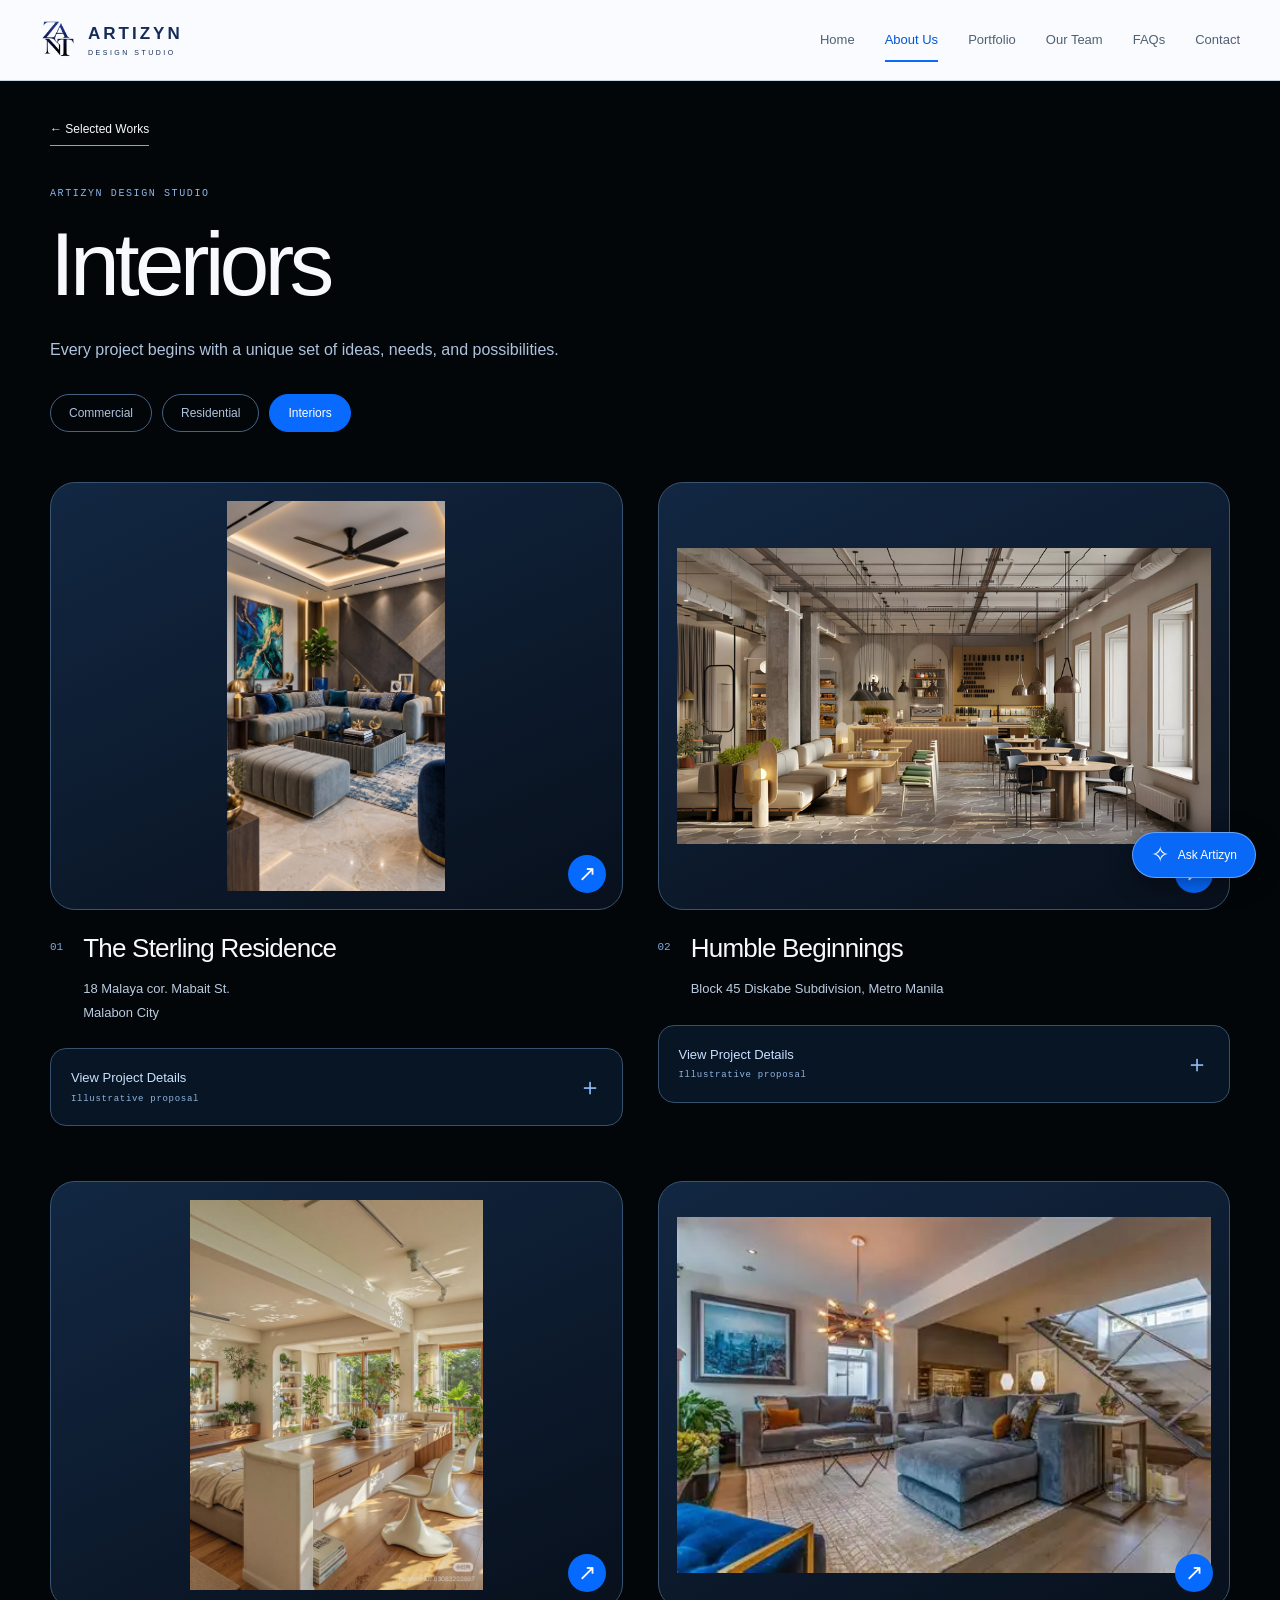
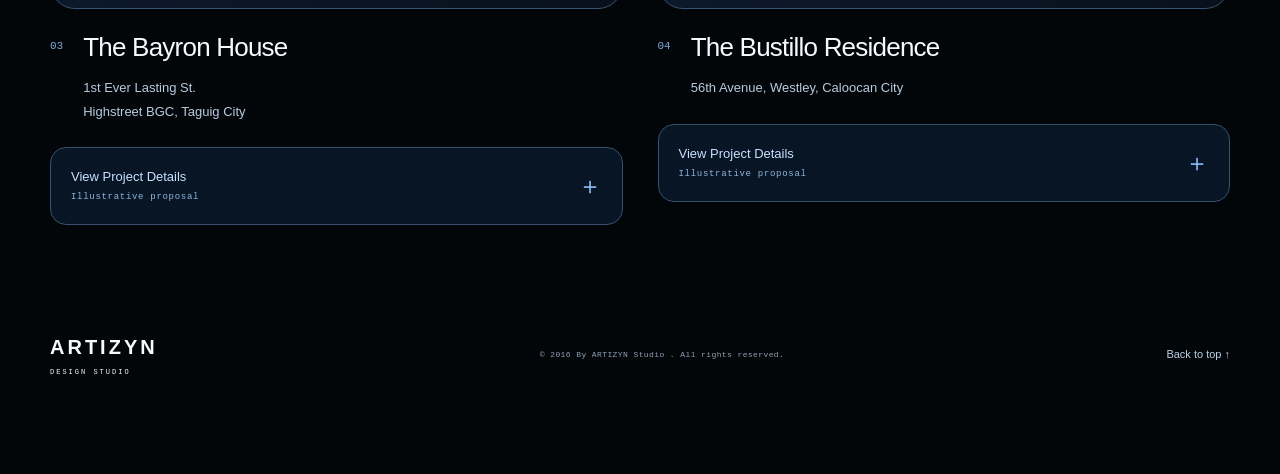
<file: interiors.html>
<!doctype html>
<html lang="en">
<head>
  <meta charset="UTF-8">
  <meta name="viewport" content="width=device-width, initial-scale=1">
  <meta name="description" content="ARTIZYN Design Studio. Designing Spaces. Inspiring Lives.">
  <title>Interiors | ARTIZYN Design Studio</title>
  <link rel="icon" href="assets/344285221e7c3db9e5a2c0e0a486cc6c.png">
  <link rel="stylesheet" href="styles.css">
  <script src="script.js" defer></script>
</head>
<body>
  <a href="#main" class="skip-link">Skip to content</a>
  <header class="site-header"><div class="nav-wrap">
    <a href="index.html" class="studio-logo" aria-label="ARTIZYN Design Studio home"><img src="assets/344285221e7c3db9e5a2c0e0a486cc6c.png" alt="" class="" loading="eager"><span>ARTIZYN<small>DESIGN STUDIO</small></span></a>
    <button type="button" class="menu-toggle" aria-expanded="false" aria-controls="navigation">Menu <span aria-hidden="true">＋</span></button>
    <nav id="navigation" aria-label="Main navigation"><a href="index.html">Home</a><a href="about.html" class="active" aria-current="page">About Us</a><a href="portfolio.html">Portfolio</a><a href="team.html">Our Team</a><a href="faqs.html">FAQs</a><a href="contact.html">Contact</a></nav>
  </div></header>
  <main id="main"><section class="portfolio-intro container"><a href="portfolio.html#selected-works" class="text-link">← Selected Works</a><p class="eyebrow">ARTIZYN DESIGN STUDIO</p><h1>Interiors</h1><p>Every project begins with a unique set of ideas, needs, and possibilities.</p><nav class="portfolio-tabs" aria-label="Project categories"><a href="commercial.html">Commercial</a><a href="residential.html">Residential</a><a href="interiors.html" class="active" aria-current="page">Interiors</a></nav></section><section class="portfolio-grid container" aria-label="Interiors projects"><article class="project-card"><button type="button" class="project-image" data-project-image="assets/83908683cc5d75534dca1bf2333109cd.png" data-project-name="The Sterling Residence" data-project-address="18 Malaya cor. Mabait St.
Malabon City" aria-label="View The Sterling Residence"><img src="assets/83908683cc5d75534dca1bf2333109cd.png" alt="The Sterling Residence" class="" loading="eager"><span aria-hidden="true">↗</span></button><div class="project-caption"><span class="project-index">01</span><div><h2>The Sterling Residence</h2><p>18 Malaya cor. Mabait St.<br>Malabon City</p></div></div>
<details class="project-details" id="interiors-01-details">
  <summary><span class="details-label">View Project Details<span class="sr-only"> for The Sterling Residence</span><small>Illustrative proposal</small></span><span class="details-toggle" aria-hidden="true">＋</span></summary>
  <div class="project-detail-body">
    <p class="proposal-note"><strong>Illustrative proposal.</strong> Areas, spaces, materials and specifications below are sample design information, not verified details of the pictured project.</p>
    <dl class="project-metrics"><div class="metric-wide"><dt>Project Type</dt><dd>Residential Interior Design | Living and Entertainment Area</dd></div><div><dt>Proposed Interior Design Area</dt><dd>95 sq.m.</dd></div><div><dt>Proposed Design Theme</dt><dd>Contemporary Luxury</dd></div></dl>
    <h3>Project Overview</h3><p class="project-overview">The Sterling Residence interior showcases a sophisticated approach to contemporary luxury, emphasizing elegance, comfort, and refined material combinations. Featuring deep neutral tones, plush upholstered furniture, decorative wall treatments, and carefully layered lighting, the space creates an intimate yet visually striking residential environment. The design achieves a balance between luxurious aesthetics and functional family living through thoughtful furniture placement and spatial organization.</p>
    <h3>Interior Spaces</h3><ul class="project-space-list"><li>Main living area</li><li>Entertainment and television lounge</li><li>Conversation and seating zones</li><li>Decorative display and storage areas</li></ul>
    <h3>Interior Specifications</h3><dl class="specification-list"><div><dt>Color Palette</dt><dd>Charcoal gray, navy blue, beige, and metallic accents</dd></div><div><dt>Flooring</dt><dd>Large-format marble-look porcelain tiles</dd></div><div><dt>Wall Finishes</dt><dd>Textured feature walls with geometric detailing</dd></div><div><dt>Ceiling Treatment</dt><dd>Recessed ceiling with concealed LED lighting</dd></div><div><dt>Furniture</dt><dd>Contemporary sectional sofas and upholstered accent seating</dd></div><div><dt>Special Features</dt><dd>Statement artwork, layered lighting, and custom feature walls</dd></div></dl>
  </div>
</details>
</article><article class="project-card"><button type="button" class="project-image" data-project-image="assets/29d783e6b5d4d4e1f9792fda07ad7761.png" data-project-name="Humble Beginnings" data-project-address="Block 45 Diskabe Subdivision, Metro Manila" aria-label="View Humble Beginnings"><img src="assets/29d783e6b5d4d4e1f9792fda07ad7761.png" alt="Humble Beginnings" class="" loading="eager"><span aria-hidden="true">↗</span></button><div class="project-caption"><span class="project-index">02</span><div><h2>Humble Beginnings</h2><p>Block 45 Diskabe Subdivision, Metro Manila</p></div></div>
<details class="project-details" id="interiors-02-details">
  <summary><span class="details-label">View Project Details<span class="sr-only"> for Humble Beginnings</span><small>Illustrative proposal</small></span><span class="details-toggle" aria-hidden="true">＋</span></summary>
  <div class="project-detail-body">
    <p class="proposal-note"><strong>Illustrative proposal.</strong> Areas, spaces, materials and specifications below are sample design information, not verified details of the pictured project.</p>
    <dl class="project-metrics"><div class="metric-wide"><dt>Project Type</dt><dd>Commercial Interior Design | Café and Lifestyle Space</dd></div><div><dt>Proposed Interior Design Area</dt><dd>220 sq.m.</dd></div><div><dt>Proposed Design Theme</dt><dd>Modern Industrial Minimalist</dd></div></dl>
    <h3>Project Overview</h3><p class="project-overview">The Humble Beginnings interior is conceptualized as a welcoming commercial environment that merges industrial architectural elements with warm contemporary finishes. Featuring exposed ceiling systems, natural materials, expansive windows, and flexible furniture arrangements, the design encourages social interaction and comfortable dining experiences. Its interior composition balances raw industrial character with softer textures and ambient lighting to create a modern yet approachable atmosphere.</p>
    <h3>Interior Spaces</h3><ul class="project-space-list"><li>Main dining and customer lounge</li><li>Coffee and beverage service counter</li><li>Casual seating and collaborative areas</li><li>Display and retail shelves</li><li>Food preparation and support areas</li></ul>
    <h3>Interior Specifications</h3><dl class="specification-list"><div><dt>Color Palette</dt><dd>Warm beige, brown, gray, and muted earth tones</dd></div><div><dt>Flooring</dt><dd>Polished concrete or stone-look tiles</dd></div><div><dt>Wall Finishes</dt><dd>Exposed concrete and neutral painted surfaces</dd></div><div><dt>Ceiling Treatment</dt><dd>Exposed mechanical elements and suspended lighting</dd></div><div><dt>Furniture</dt><dd>Wood tables, upholstered seats, and contemporary café furniture</dd></div><div><dt>Special Features</dt><dd>Open ceiling design, flexible seating, and decorative pendant lighting</dd></div></dl>
  </div>
</details>
</article><article class="project-card"><button type="button" class="project-image" data-project-image="assets/ef987c1dc63d088d434fa53a03dd740d.png" data-project-name="The Bayron House" data-project-address="1st Ever Lasting St.
Highstreet BGC, Taguig City" aria-label="View The Bayron House"><img src="assets/ef987c1dc63d088d434fa53a03dd740d.png" alt="The Bayron House" class="" loading="lazy"><span aria-hidden="true">↗</span></button><div class="project-caption"><span class="project-index">03</span><div><h2>The Bayron House</h2><p>1st Ever Lasting St.<br>Highstreet BGC, Taguig City</p></div></div>
<details class="project-details" id="interiors-03-details">
  <summary><span class="details-label">View Project Details<span class="sr-only"> for The Bayron House</span><small>Illustrative proposal</small></span><span class="details-toggle" aria-hidden="true">＋</span></summary>
  <div class="project-detail-body">
    <p class="proposal-note"><strong>Illustrative proposal.</strong> Areas, spaces, materials and specifications below are sample design information, not verified details of the pictured project.</p>
    <dl class="project-metrics"><div class="metric-wide"><dt>Project Type</dt><dd>Residential Interior Design | Open-Plan Living Spaces</dd></div><div><dt>Proposed Interior Design Area</dt><dd>110 sq.m.</dd></div><div><dt>Proposed Design Theme</dt><dd>Modern Tropical Minimalist</dd></div></dl>
    <h3>Project Overview</h3><p class="project-overview">The Bayron House interior embraces a bright, refreshing, and nature-inspired design approach that promotes simplicity and comfort. Through the use of natural wood finishes, soft neutral colors, and abundant daylight, the space creates a harmonious connection between contemporary residential living and its natural surroundings. The open-plan arrangement enhances spatial flexibility, allowing daily activities and family interactions to flow seamlessly between functional zones.</p>
    <h3>Interior Spaces</h3><ul class="project-space-list"><li>Open-plan living and dining area</li><li>Contemporary kitchen with island counter</li><li>Breakfast and casual dining space</li><li>Built-in storage and display areas</li><li>Indoor greenery and accent spaces</li></ul>
    <h3>Interior Specifications</h3><dl class="specification-list"><div><dt>Color Palette</dt><dd>Ivory, warm white, light beige, and natural wood</dd></div><div><dt>Flooring</dt><dd>Wood-look tiles and light-toned finishes</dd></div><div><dt>Wall Finishes</dt><dd>Neutral painted walls and timber accents</dd></div><div><dt>Ceiling Treatment</dt><dd>Simple ceiling finishes with recessed lighting</dd></div><div><dt>Furniture</dt><dd>Minimalist cabinetry, ergonomic seating, and wood furniture</dd></div><div><dt>Special Features</dt><dd>Large window openings, biophilic accents, and multifunctional spaces</dd></div></dl>
  </div>
</details>
</article><article class="project-card"><button type="button" class="project-image" data-project-image="assets/a215be016962d0a5e283df85b4c504e2.png" data-project-name="The Bustillo Residence" data-project-address="56th Avenue, Westley, Caloocan City" aria-label="View The Bustillo Residence"><img src="assets/a215be016962d0a5e283df85b4c504e2.png" alt="The Bustillo Residence" class="" loading="lazy"><span aria-hidden="true">↗</span></button><div class="project-caption"><span class="project-index">04</span><div><h2>The Bustillo Residence</h2><p>56th Avenue, Westley, Caloocan City</p></div></div>
<details class="project-details" id="interiors-04-details">
  <summary><span class="details-label">View Project Details<span class="sr-only"> for The Bustillo Residence</span><small>Illustrative proposal</small></span><span class="details-toggle" aria-hidden="true">＋</span></summary>
  <div class="project-detail-body">
    <p class="proposal-note"><strong>Illustrative proposal.</strong> Areas, spaces, materials and specifications below are sample design information, not verified details of the pictured project.</p>
    <dl class="project-metrics"><div class="metric-wide"><dt>Project Type</dt><dd>Residential Interior Design | Living and Family Area</dd></div><div><dt>Proposed Interior Design Area</dt><dd>140 sq.m.</dd></div><div><dt>Proposed Design Theme</dt><dd>Modern Contemporary Luxury</dd></div></dl>
    <h3>Project Overview</h3><p class="project-overview">The Bustillo Residence interior presents a refined residential atmosphere characterized by spacious living areas, contemporary furnishings, and carefully coordinated material finishes. Designed to support both relaxation and social interaction, the interior features an open-plan arrangement, sophisticated neutral palettes, and statement lighting elements. The integration of contemporary furniture, textured finishes, and a visually connected staircase contributes to a modern yet comfortable living experience.</p>
    <h3>Interior Spaces</h3><ul class="project-space-list"><li>Main living and receiving area</li><li>Family entertainment lounge</li><li>Dining and social interaction zone</li><li>Staircase and circulation area</li><li>Decorative display and storage spaces</li></ul>
    <h3>Interior Specifications</h3><dl class="specification-list"><div><dt>Color Palette</dt><dd>Warm gray, taupe, beige, and natural wood</dd></div><div><dt>Flooring</dt><dd>Engineered wood or wood-look porcelain tiles</dd></div><div><dt>Wall Finishes</dt><dd>Neutral paint, textured panels, and decorative accents</dd></div><div><dt>Ceiling Treatment</dt><dd>Recessed ceiling with contemporary lighting fixtures</dd></div><div><dt>Furniture</dt><dd>Upholstered sectional seating and minimalist accent tables</dd></div><div><dt>Special Features</dt><dd>Open-plan circulation, statement lighting, and integrated staircase design</dd></div></dl>
  </div>
</details>
</article></section></main>
  <footer class="container site-footer"><a href="index.html" class="footer-wordmark">ARTIZYN<span>DESIGN STUDIO</span></a><p>© 2016 By ARTIZYN Studio . All rights reserved.</p><a href="#main" class="back-top">Back to top ↑</a></footer>
  <div class="assistant-panel" id="assistant-panel" hidden><div class="assistant-header"><strong>Artizyn</strong><button id="assistant-close" type="button" aria-label="Close Artizyn assistant">×</button></div><iframe id="assistant-frame" title="Artizyn AI Agent and Design Helper" data-src="https://agent.jotform.com/01a19aeade3070008ee137a3e3a60835ae6d/canva-chatbot-bubble" referrerpolicy="strict-origin-when-cross-origin"></iframe><a href="https://agent.jotform.com/01a19aeade3070008ee137a3e3a60835ae6d/canva-chatbot-bubble" target="_blank" rel="noopener noreferrer" class="assistant-link">Open assistant in a new tab ↗</a></div>
  <button class="assistant-toggle" id="assistant-toggle" type="button" aria-expanded="false" aria-controls="assistant-panel"><span aria-hidden="true">✧</span> Ask Artizyn</button>
  <dialog id="project-dialog" aria-labelledby="dialog-title"><div class="dialog-header"><h2 id="dialog-title">Selected Works</h2><button id="dialog-close" type="button" aria-label="Close project image">Close ×</button></div><img id="dialog-image" alt=""><p id="dialog-address"></p></dialog>
</body>
</html>
</file>
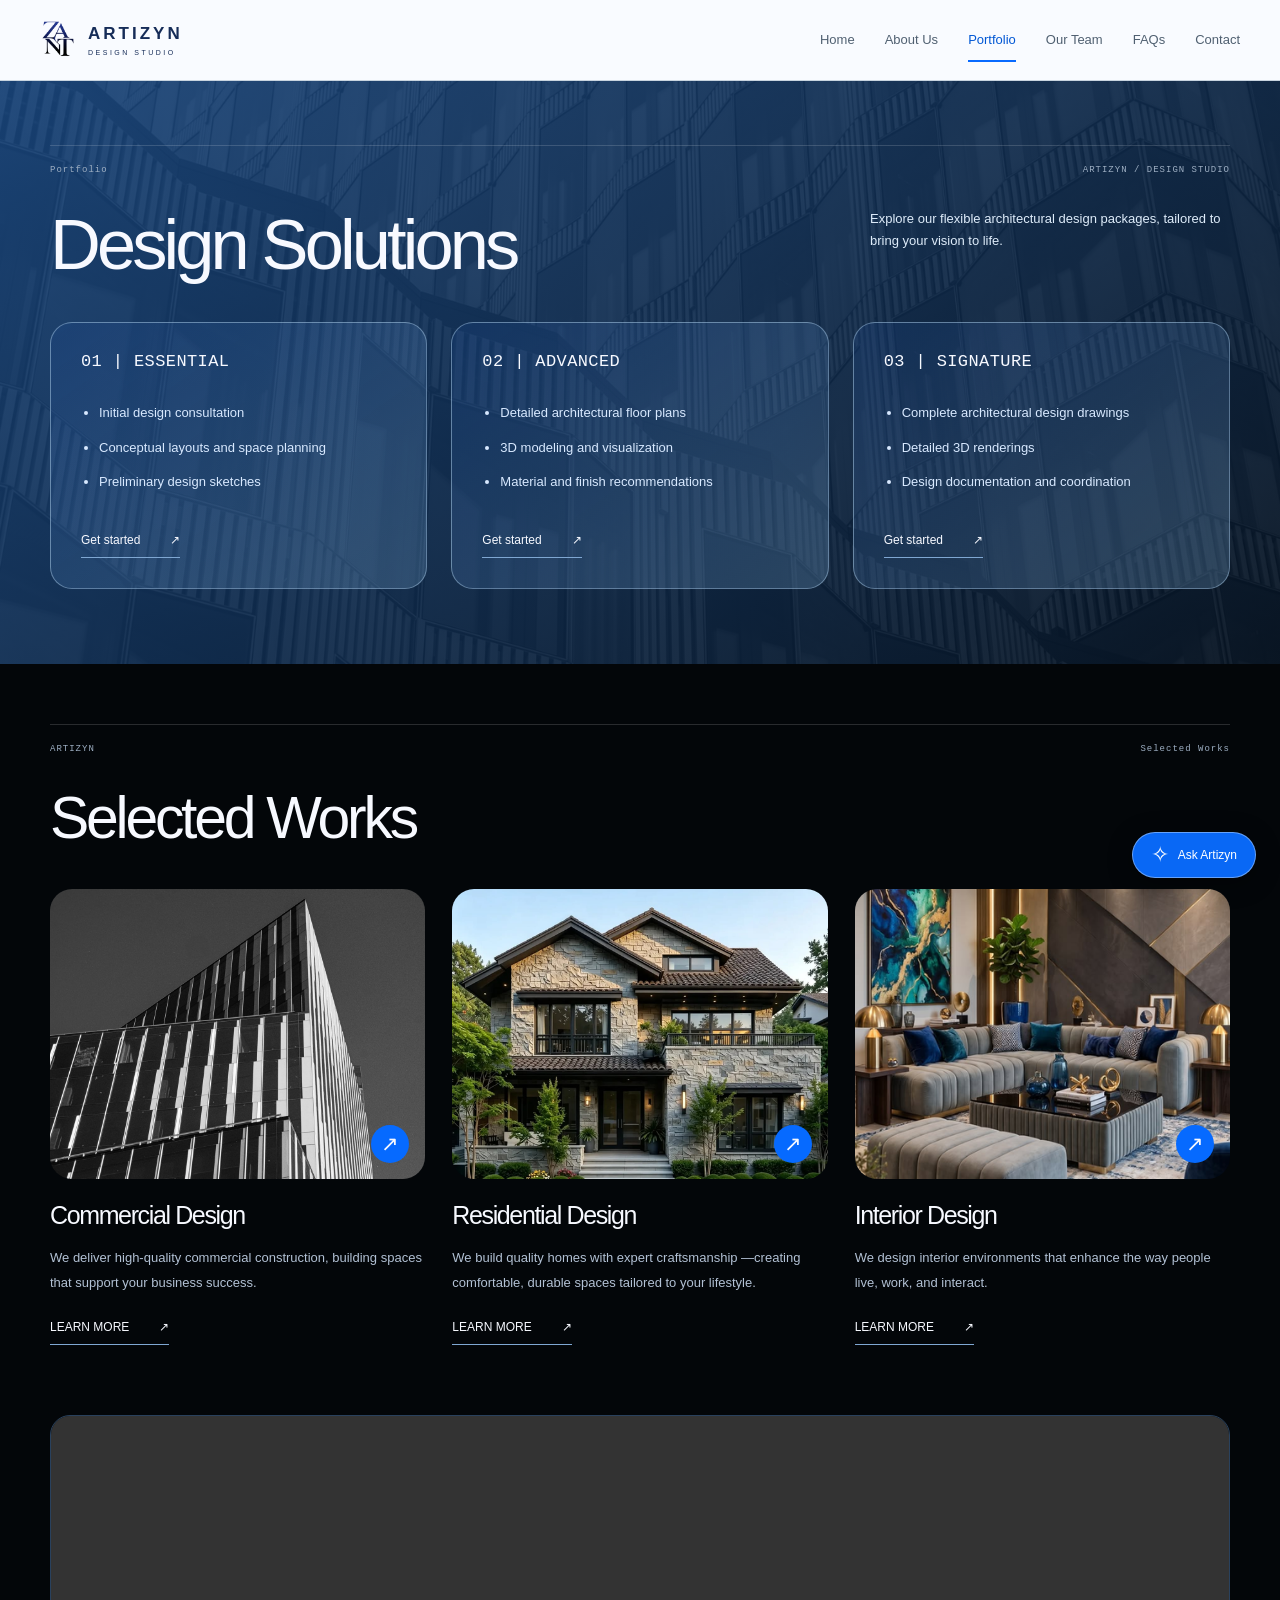
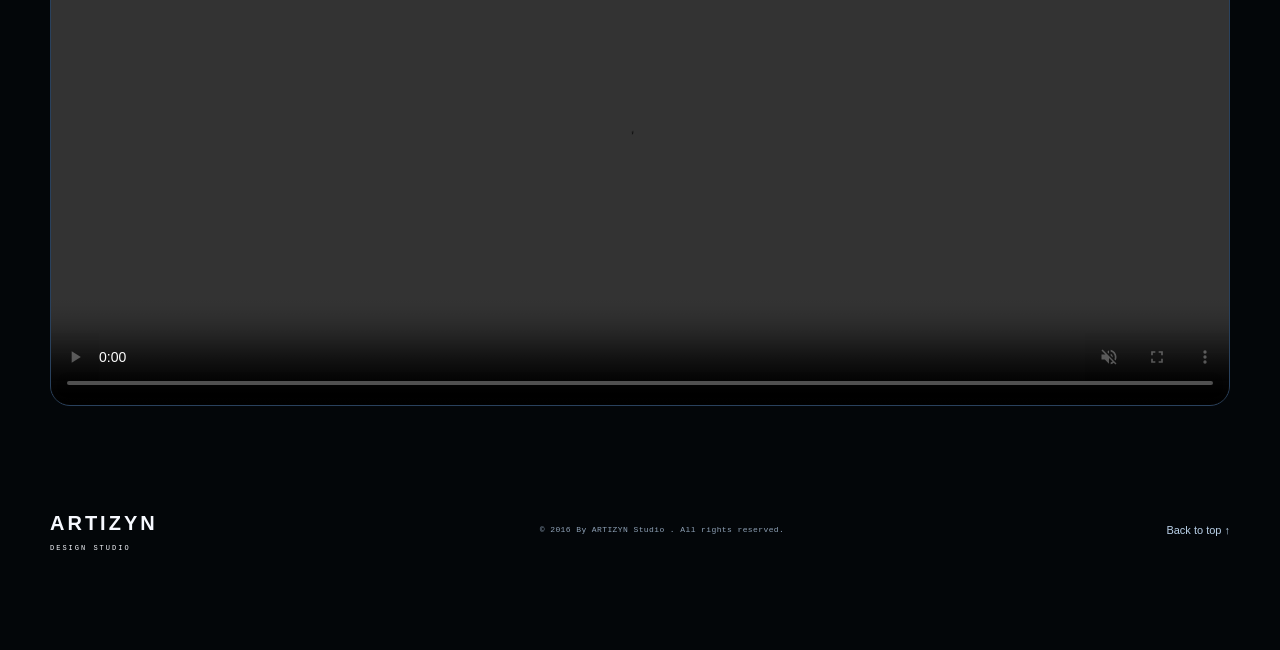
<file: portfolio.html>
<!doctype html>
<html lang="en">
<head>
  <meta charset="UTF-8">
  <meta name="viewport" content="width=device-width, initial-scale=1">
  <meta name="description" content="ARTIZYN Design Studio. Designing Spaces. Inspiring Lives.">
  <title>Portfolio | ARTIZYN Design Studio</title>
  <link rel="icon" href="assets/344285221e7c3db9e5a2c0e0a486cc6c.png">
  <link rel="stylesheet" href="styles.css">
  <script src="script.js" defer></script>
</head>
<body>
  <a href="#main" class="skip-link">Skip to content</a>
  <header class="site-header"><div class="nav-wrap">
    <a href="index.html" class="studio-logo" aria-label="ARTIZYN Design Studio home"><img src="assets/344285221e7c3db9e5a2c0e0a486cc6c.png" alt="" class="" loading="eager"><span>ARTIZYN<small>DESIGN STUDIO</small></span></a>
    <button type="button" class="menu-toggle" aria-expanded="false" aria-controls="navigation">Menu <span aria-hidden="true">＋</span></button>
    <nav id="navigation" aria-label="Main navigation"><a href="index.html">Home</a><a href="about.html">About Us</a><a href="portfolio.html" class="active" aria-current="page">Portfolio</a><a href="team.html">Our Team</a><a href="faqs.html">FAQs</a><a href="contact.html">Contact</a></nav>
  </div></header>
  <main id="main">
<section class="packages-section portfolio-packages"><div class="container"><div class="section-topline"><span>Portfolio</span><span>ARTIZYN / DESIGN STUDIO</span></div><div class="section-heading"><h1>Design Solutions</h1><p>Explore our flexible architectural design packages, tailored to bring your vision to life.</p></div><div class="package-grid"><article class="package-card"><h3>01 | ESSENTIAL</h3><ul><li>Initial design consultation</li><li>Conceptual layouts and space planning</li><li>Preliminary design sketches</li></ul><a class="text-link" href="contact.html?package=Essential">Get started <span aria-hidden="true">↗</span></a></article><article class="package-card"><h3>02 | ADVANCED</h3><ul><li>Detailed architectural floor plans</li><li>3D modeling and visualization</li><li>Material and finish recommendations</li></ul><a class="text-link" href="contact.html?package=Advanced">Get started <span aria-hidden="true">↗</span></a></article><article class="package-card"><h3>03 | SIGNATURE</h3><ul><li>Complete architectural design drawings</li><li>Detailed 3D renderings</li><li>Design documentation and coordination</li></ul><a class="text-link" href="contact.html?package=Signature">Get started <span aria-hidden="true">↗</span></a></article></div></div></section>
<section class="selected-section container" id="selected-works"><div class="section-topline"><span>ARTIZYN</span><span>Selected Works</span></div><h2>Selected Works</h2><div class="work-grid"><article class="work-category"><a class="work-category-image" href="commercial.html"><img src="assets/98d7e2358748f0d993f6f96458d1f9bc.jpg" alt="Commercial Design" class="" loading="lazy"><span aria-hidden="true">↗</span></a><h3>Commercial Design</h3><p>We deliver high-quality commercial construction, building spaces that support your business success.</p><a class="text-link" href="commercial.html">LEARN MORE <span aria-hidden="true">↗</span></a></article><article class="work-category"><a class="work-category-image" href="residential.html"><img src="assets/cbf2e55124b88dc359e330a60bb143f4.png" alt="Residential Design" class="" loading="lazy"><span aria-hidden="true">↗</span></a><h3>Residential Design</h3><p>We build quality homes with expert craftsmanship —creating comfortable, durable spaces tailored to your lifestyle.</p><a class="text-link" href="residential.html">LEARN MORE <span aria-hidden="true">↗</span></a></article><article class="work-category"><a class="work-category-image" href="interiors.html"><img src="assets/83908683cc5d75534dca1bf2333109cd.png" alt="Interior Design" class="" loading="lazy"><span aria-hidden="true">↗</span></a><h3>Interior Design</h3><p>We design interior environments that enhance the way people live, work, and interact.</p><a class="text-link" href="interiors.html">LEARN MORE <span aria-hidden="true">↗</span></a></article></div></section>
<section class="portfolio-film container" aria-label="Artizyn portfolio video"><video width="1280" height="720" autoplay muted controls playsinline preload="auto" aria-label="Artizyn architectural portfolio video"><source src="assets/6bb291d3996cf5a33e70ea728034b154.mp4" type="video/mp4"><a href="assets/6bb291d3996cf5a33e70ea728034b154.mp4">Download the portfolio video</a></video></section>
</main>
  <footer class="container site-footer"><a href="index.html" class="footer-wordmark">ARTIZYN<span>DESIGN STUDIO</span></a><p>© 2016 By ARTIZYN Studio . All rights reserved.</p><a href="#main" class="back-top">Back to top ↑</a></footer>
  <div class="assistant-panel" id="assistant-panel" hidden><div class="assistant-header"><strong>Artizyn</strong><button id="assistant-close" type="button" aria-label="Close Artizyn assistant">×</button></div><iframe id="assistant-frame" title="Artizyn AI Agent and Design Helper" data-src="https://agent.jotform.com/01a19aeade3070008ee137a3e3a60835ae6d/canva-chatbot-bubble" referrerpolicy="strict-origin-when-cross-origin"></iframe><a href="https://agent.jotform.com/01a19aeade3070008ee137a3e3a60835ae6d/canva-chatbot-bubble" target="_blank" rel="noopener noreferrer" class="assistant-link">Open assistant in a new tab ↗</a></div>
  <button class="assistant-toggle" id="assistant-toggle" type="button" aria-expanded="false" aria-controls="assistant-panel"><span aria-hidden="true">✧</span> Ask Artizyn</button>
  <dialog id="project-dialog" aria-labelledby="dialog-title"><div class="dialog-header"><h2 id="dialog-title">Selected Works</h2><button id="dialog-close" type="button" aria-label="Close project image">Close ×</button></div><img id="dialog-image" alt=""><p id="dialog-address"></p></dialog>
</body>
</html>
</file>
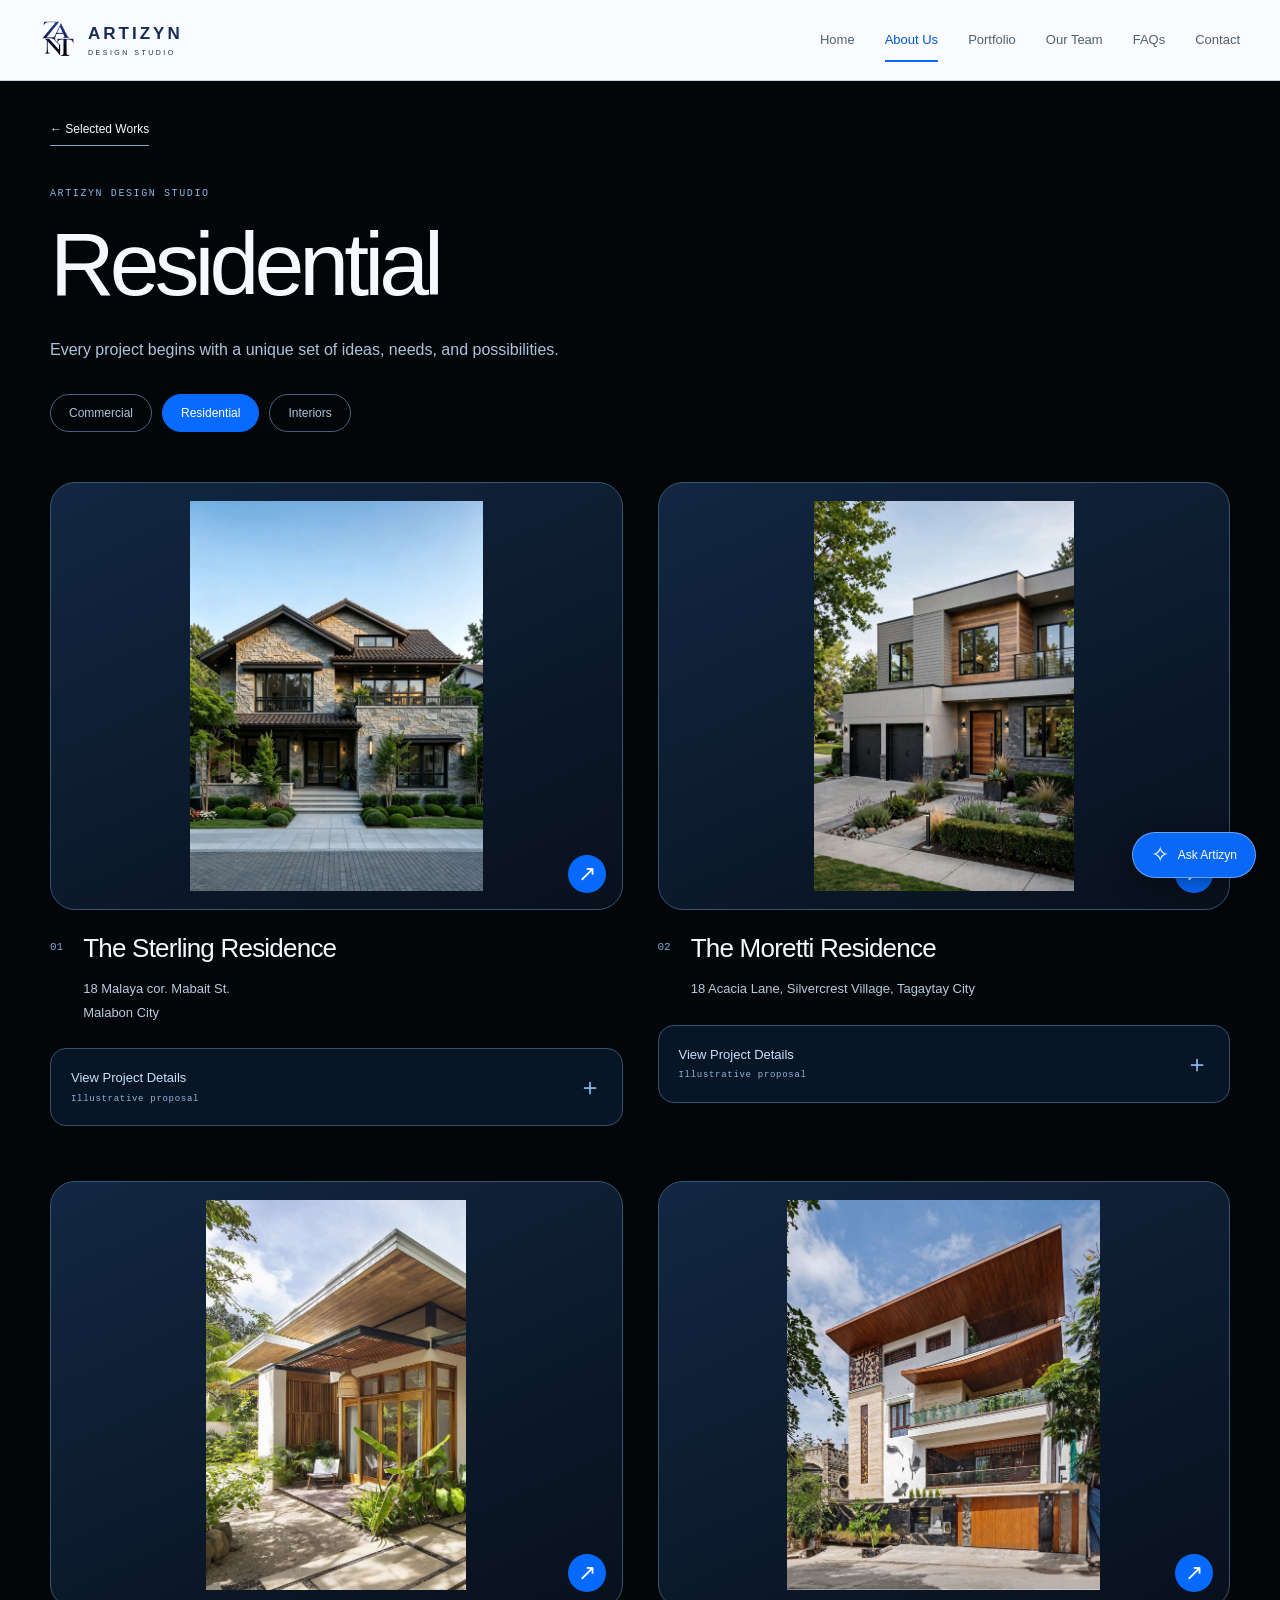
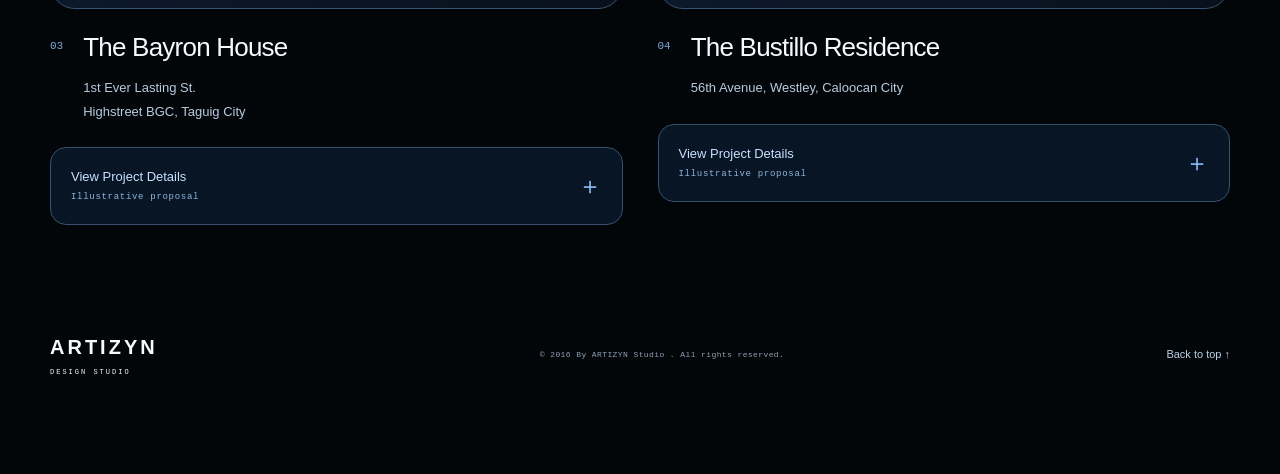
<file: residential.html>
<!doctype html>
<html lang="en">
<head>
  <meta charset="UTF-8">
  <meta name="viewport" content="width=device-width, initial-scale=1">
  <meta name="description" content="ARTIZYN Design Studio. Designing Spaces. Inspiring Lives.">
  <title>Residential | ARTIZYN Design Studio</title>
  <link rel="icon" href="assets/344285221e7c3db9e5a2c0e0a486cc6c.png">
  <link rel="stylesheet" href="styles.css">
  <script src="script.js" defer></script>
</head>
<body>
  <a href="#main" class="skip-link">Skip to content</a>
  <header class="site-header"><div class="nav-wrap">
    <a href="index.html" class="studio-logo" aria-label="ARTIZYN Design Studio home"><img src="assets/344285221e7c3db9e5a2c0e0a486cc6c.png" alt="" class="" loading="eager"><span>ARTIZYN<small>DESIGN STUDIO</small></span></a>
    <button type="button" class="menu-toggle" aria-expanded="false" aria-controls="navigation">Menu <span aria-hidden="true">＋</span></button>
    <nav id="navigation" aria-label="Main navigation"><a href="index.html">Home</a><a href="about.html" class="active" aria-current="page">About Us</a><a href="portfolio.html">Portfolio</a><a href="team.html">Our Team</a><a href="faqs.html">FAQs</a><a href="contact.html">Contact</a></nav>
  </div></header>
  <main id="main"><section class="portfolio-intro container"><a href="portfolio.html#selected-works" class="text-link">← Selected Works</a><p class="eyebrow">ARTIZYN DESIGN STUDIO</p><h1>Residential</h1><p>Every project begins with a unique set of ideas, needs, and possibilities.</p><nav class="portfolio-tabs" aria-label="Project categories"><a href="commercial.html">Commercial</a><a href="residential.html" class="active" aria-current="page">Residential</a><a href="interiors.html">Interiors</a></nav></section><section class="portfolio-grid container" aria-label="Residential projects"><article class="project-card"><button type="button" class="project-image" data-project-image="assets/cbf2e55124b88dc359e330a60bb143f4.png" data-project-name="The Sterling Residence" data-project-address="18 Malaya cor. Mabait St.
Malabon City" aria-label="View The Sterling Residence"><img src="assets/cbf2e55124b88dc359e330a60bb143f4.png" alt="The Sterling Residence" class="" loading="eager"><span aria-hidden="true">↗</span></button><div class="project-caption"><span class="project-index">01</span><div><h2>The Sterling Residence</h2><p>18 Malaya cor. Mabait St.<br>Malabon City</p></div></div>
<details class="project-details" id="residential-01-details">
  <summary><span class="details-label">View Project Details<span class="sr-only"> for The Sterling Residence</span><small>Illustrative proposal</small></span><span class="details-toggle" aria-hidden="true">＋</span></summary>
  <div class="project-detail-body">
    <p class="proposal-note"><strong>Illustrative proposal.</strong> Areas, spaces, materials and specifications below are sample design information, not verified details of the pictured project.</p>
    <dl class="project-metrics"><div class="metric-wide"><dt>Project Type</dt><dd>Residential Architecture | Private Residence</dd></div><div><dt>Proposed Lot Area</dt><dd>520 sq.m.</dd></div><div><dt>Proposed Gross Floor Area</dt><dd>390 sq.m.</dd></div><div><dt>Proposed Building Height</dt><dd>2 Storeys</dd></div></dl>
    <h3>Project Overview</h3><p class="project-overview">The Sterling Residence is a sophisticated private home that combines timeless architectural elegance with contemporary residential living. Inspired by traditional residential architecture, the design incorporates pitched roofing, natural stone finishes, and carefully proportioned windows to establish a warm yet refined character. The residence emphasizes spacious interiors, functional zoning, and landscaped surroundings to promote comfort, privacy, and a welcoming family environment.</p>
    <h3>Architectural Spaces</h3><ul class="project-space-list"><li>Formal living and dining areas</li><li>Family lounge and entertainment room</li><li>Kitchen and auxiliary service kitchen</li><li>Four bedrooms with storage provisions</li><li>Master bedroom with private bathroom</li><li>Common bathrooms and powder room</li><li>Laundry and utility areas</li><li>Two-car garage and landscaped garden</li></ul>
    <h3>Design Specifications</h3><dl class="specification-list"><div><dt>Architectural Style</dt><dd>Modern Traditional</dd></div><div><dt>Primary Materials</dt><dd>Reinforced concrete, natural stone, wood, and glass</dd></div><div><dt>Roofing</dt><dd>Multi-gabled pitched roof system</dd></div><div><dt>Interior Finishes</dt><dd>Wood accents, textured walls, and premium tile finishes</dd></div><div><dt>Special Features</dt><dd>Landscaped front yard, generous windows, and distinct public and private zones</dd></div></dl>
  </div>
</details>
</article><article class="project-card"><button type="button" class="project-image" data-project-image="assets/8f40884d95984c775fd3a8ee0dd06b03.png" data-project-name="The Moretti Residence" data-project-address="18 Acacia Lane, Silvercrest Village, Tagaytay City" aria-label="View The Moretti Residence"><img src="assets/8f40884d95984c775fd3a8ee0dd06b03.png" alt="The Moretti Residence" class="" loading="eager"><span aria-hidden="true">↗</span></button><div class="project-caption"><span class="project-index">02</span><div><h2>The Moretti Residence</h2><p>18 Acacia Lane, Silvercrest Village, Tagaytay City</p></div></div>
<details class="project-details" id="residential-02-details">
  <summary><span class="details-label">View Project Details<span class="sr-only"> for The Moretti Residence</span><small>Illustrative proposal</small></span><span class="details-toggle" aria-hidden="true">＋</span></summary>
  <div class="project-detail-body">
    <p class="proposal-note"><strong>Illustrative proposal.</strong> Areas, spaces, materials and specifications below are sample design information, not verified details of the pictured project.</p>
    <dl class="project-metrics"><div class="metric-wide"><dt>Project Type</dt><dd>Residential Architecture | Private Residence</dd></div><div><dt>Proposed Lot Area</dt><dd>480 sq.m.</dd></div><div><dt>Proposed Gross Floor Area</dt><dd>300 sq.m.</dd></div><div><dt>Proposed Building Height</dt><dd>2 Storeys</dd></div></dl>
    <h3>Project Overview</h3><p class="project-overview">The Moretti Residence is a modern residential development designed to reflect simplicity, sophistication, and comfort. Characterized by clean horizontal lines, geometric building masses, and a balanced combination of natural and contemporary materials, the residence embraces minimalist architectural principles. Its spatial arrangement promotes open-plan living, privacy, and visual connectivity with the surrounding landscape, creating a comfortable environment suited to modern family living.</p>
    <h3>Architectural Spaces</h3><ul class="project-space-list"><li>Open-plan living and dining area</li><li>Contemporary kitchen and pantry</li><li>Three bedrooms and master suite</li><li>Family lounge</li><li>Home office or study room</li><li>Common bathrooms and powder room</li><li>Laundry and utility room</li><li>Two-car garage, balcony, and garden</li></ul>
    <h3>Design Specifications</h3><dl class="specification-list"><div><dt>Architectural Style</dt><dd>Modern Contemporary</dd></div><div><dt>Primary Materials</dt><dd>Reinforced concrete, glass, architectural wood cladding, and metal framing</dd></div><div><dt>Roofing</dt><dd>Concealed low-slope roof</dd></div><div><dt>Interior Finishes</dt><dd>Neutral wall treatments, wood textures, and large-format tiles</dd></div><div><dt>Special Features</dt><dd>Expansive glazing, indoor-outdoor connection, and passive cooling strategies</dd></div></dl>
  </div>
</details>
</article><article class="project-card"><button type="button" class="project-image" data-project-image="assets/19e743f1caa5261879bfc07f9c8aa230.png" data-project-name="The Bayron House" data-project-address="1st Ever Lasting St.
Highstreet BGC, Taguig City" aria-label="View The Bayron House"><img src="assets/19e743f1caa5261879bfc07f9c8aa230.png" alt="The Bayron House" class="" loading="lazy"><span aria-hidden="true">↗</span></button><div class="project-caption"><span class="project-index">03</span><div><h2>The Bayron House</h2><p>1st Ever Lasting St.<br>Highstreet BGC, Taguig City</p></div></div>
<details class="project-details" id="residential-03-details">
  <summary><span class="details-label">View Project Details<span class="sr-only"> for The Bayron House</span><small>Illustrative proposal</small></span><span class="details-toggle" aria-hidden="true">＋</span></summary>
  <div class="project-detail-body">
    <p class="proposal-note"><strong>Illustrative proposal.</strong> Areas, spaces, materials and specifications below are sample design information, not verified details of the pictured project.</p>
    <dl class="project-metrics"><div class="metric-wide"><dt>Project Type</dt><dd>Residential Architecture | Private Residence</dd></div><div><dt>Proposed Lot Area</dt><dd>430 sq.m.</dd></div><div><dt>Proposed Gross Floor Area</dt><dd>210 sq.m.</dd></div><div><dt>Proposed Building Height</dt><dd>Single Storey</dd></div></dl>
    <h3>Project Overview</h3><p class="project-overview">The Bayron House is a contemporary tropical residence designed to harmonize modern architectural principles with natural surroundings. Featuring extended roof overhangs, warm wooden accents, and generously glazed openings, the design creates a seamless connection between indoor living spaces and outdoor landscaped areas. The residence prioritizes comfort, natural ventilation, and functional spatial planning while creating a peaceful and welcoming residential atmosphere.</p>
    <h3>Architectural Spaces</h3><ul class="project-space-list"><li>Open-plan living and dining spaces</li><li>Kitchen with breakfast counter</li><li>Master bedroom with private bathroom</li><li>Two secondary bedrooms</li><li>Common bathroom</li><li>Covered outdoor terrace</li><li>Laundry and service areas</li><li>Garden and parking provisions</li></ul>
    <h3>Design Specifications</h3><dl class="specification-list"><div><dt>Architectural Style</dt><dd>Modern Tropical</dd></div><div><dt>Primary Materials</dt><dd>Reinforced concrete, timber-look cladding, glass, and natural stone accents</dd></div><div><dt>Roofing</dt><dd>Sloping roof with extended overhangs</dd></div><div><dt>Interior Finishes</dt><dd>Natural wood, light-colored walls, and stone-inspired flooring</dd></div><div><dt>Special Features</dt><dd>Cross-ventilation opportunities, covered outdoor spaces, and garden integration</dd></div></dl>
  </div>
</details>
</article><article class="project-card"><button type="button" class="project-image" data-project-image="assets/dc280bbeef73ef02d7e07237e83b73b2.png" data-project-name="The Bustillo Residence" data-project-address="56th Avenue, Westley, Caloocan City" aria-label="View The Bustillo Residence"><img src="assets/dc280bbeef73ef02d7e07237e83b73b2.png" alt="The Bustillo Residence" class="" loading="lazy"><span aria-hidden="true">↗</span></button><div class="project-caption"><span class="project-index">04</span><div><h2>The Bustillo Residence</h2><p>56th Avenue, Westley, Caloocan City</p></div></div>
<details class="project-details" id="residential-04-details">
  <summary><span class="details-label">View Project Details<span class="sr-only"> for The Bustillo Residence</span><small>Illustrative proposal</small></span><span class="details-toggle" aria-hidden="true">＋</span></summary>
  <div class="project-detail-body">
    <p class="proposal-note"><strong>Illustrative proposal.</strong> Areas, spaces, materials and specifications below are sample design information, not verified details of the pictured project.</p>
    <dl class="project-metrics"><div class="metric-wide"><dt>Project Type</dt><dd>Residential Architecture | Private Residence</dd></div><div><dt>Proposed Lot Area</dt><dd>300 sq.m.</dd></div><div><dt>Proposed Gross Floor Area</dt><dd>540 sq.m.</dd></div><div><dt>Proposed Building Height</dt><dd>3 Storeys</dd></div></dl>
    <h3>Project Overview</h3><p class="project-overview">The Bustillo Residence is a contemporary urban home designed to maximize spatial efficiency while maintaining architectural elegance and residential comfort. Its design features dynamic horizontal roof projections, textured wall treatments, and a combination of wood and stone-inspired materials that establish a distinctive modern identity. The multi-level spatial arrangement provides privacy, functional separation, and flexible living environments suited to the needs of a growing family.</p>
    <h3>Architectural Spaces</h3><ul class="project-space-list"><li>Formal living and dining areas</li><li>Family lounge and entertainment space</li><li>Main kitchen and service kitchen</li><li>Four bedrooms including a master suite</li><li>Home office or study area</li><li>Balconies and outdoor terraces</li><li>Laundry and service rooms</li><li>Two-car garage and landscaped entrance</li></ul>
    <h3>Design Specifications</h3><dl class="specification-list"><div><dt>Architectural Style</dt><dd>Modern Contemporary</dd></div><div><dt>Primary Materials</dt><dd>Reinforced concrete, wood-look panels, architectural glass, and metal accents</dd></div><div><dt>Roofing</dt><dd>Contemporary flat and low-slope roof forms</dd></div><div><dt>Interior Finishes</dt><dd>Neutral wall finishes, wood textures, and premium tiles</dd></div><div><dt>Special Features</dt><dd>Layered façade design, shaded balconies, and vertical spatial zoning</dd></div></dl>
  </div>
</details>
</article></section></main>
  <footer class="container site-footer"><a href="index.html" class="footer-wordmark">ARTIZYN<span>DESIGN STUDIO</span></a><p>© 2016 By ARTIZYN Studio . All rights reserved.</p><a href="#main" class="back-top">Back to top ↑</a></footer>
  <div class="assistant-panel" id="assistant-panel" hidden><div class="assistant-header"><strong>Artizyn</strong><button id="assistant-close" type="button" aria-label="Close Artizyn assistant">×</button></div><iframe id="assistant-frame" title="Artizyn AI Agent and Design Helper" data-src="https://agent.jotform.com/01a19aeade3070008ee137a3e3a60835ae6d/canva-chatbot-bubble" referrerpolicy="strict-origin-when-cross-origin"></iframe><a href="https://agent.jotform.com/01a19aeade3070008ee137a3e3a60835ae6d/canva-chatbot-bubble" target="_blank" rel="noopener noreferrer" class="assistant-link">Open assistant in a new tab ↗</a></div>
  <button class="assistant-toggle" id="assistant-toggle" type="button" aria-expanded="false" aria-controls="assistant-panel"><span aria-hidden="true">✧</span> Ask Artizyn</button>
  <dialog id="project-dialog" aria-labelledby="dialog-title"><div class="dialog-header"><h2 id="dialog-title">Selected Works</h2><button id="dialog-close" type="button" aria-label="Close project image">Close ×</button></div><img id="dialog-image" alt=""><p id="dialog-address"></p></dialog>
</body>
</html>
</file>
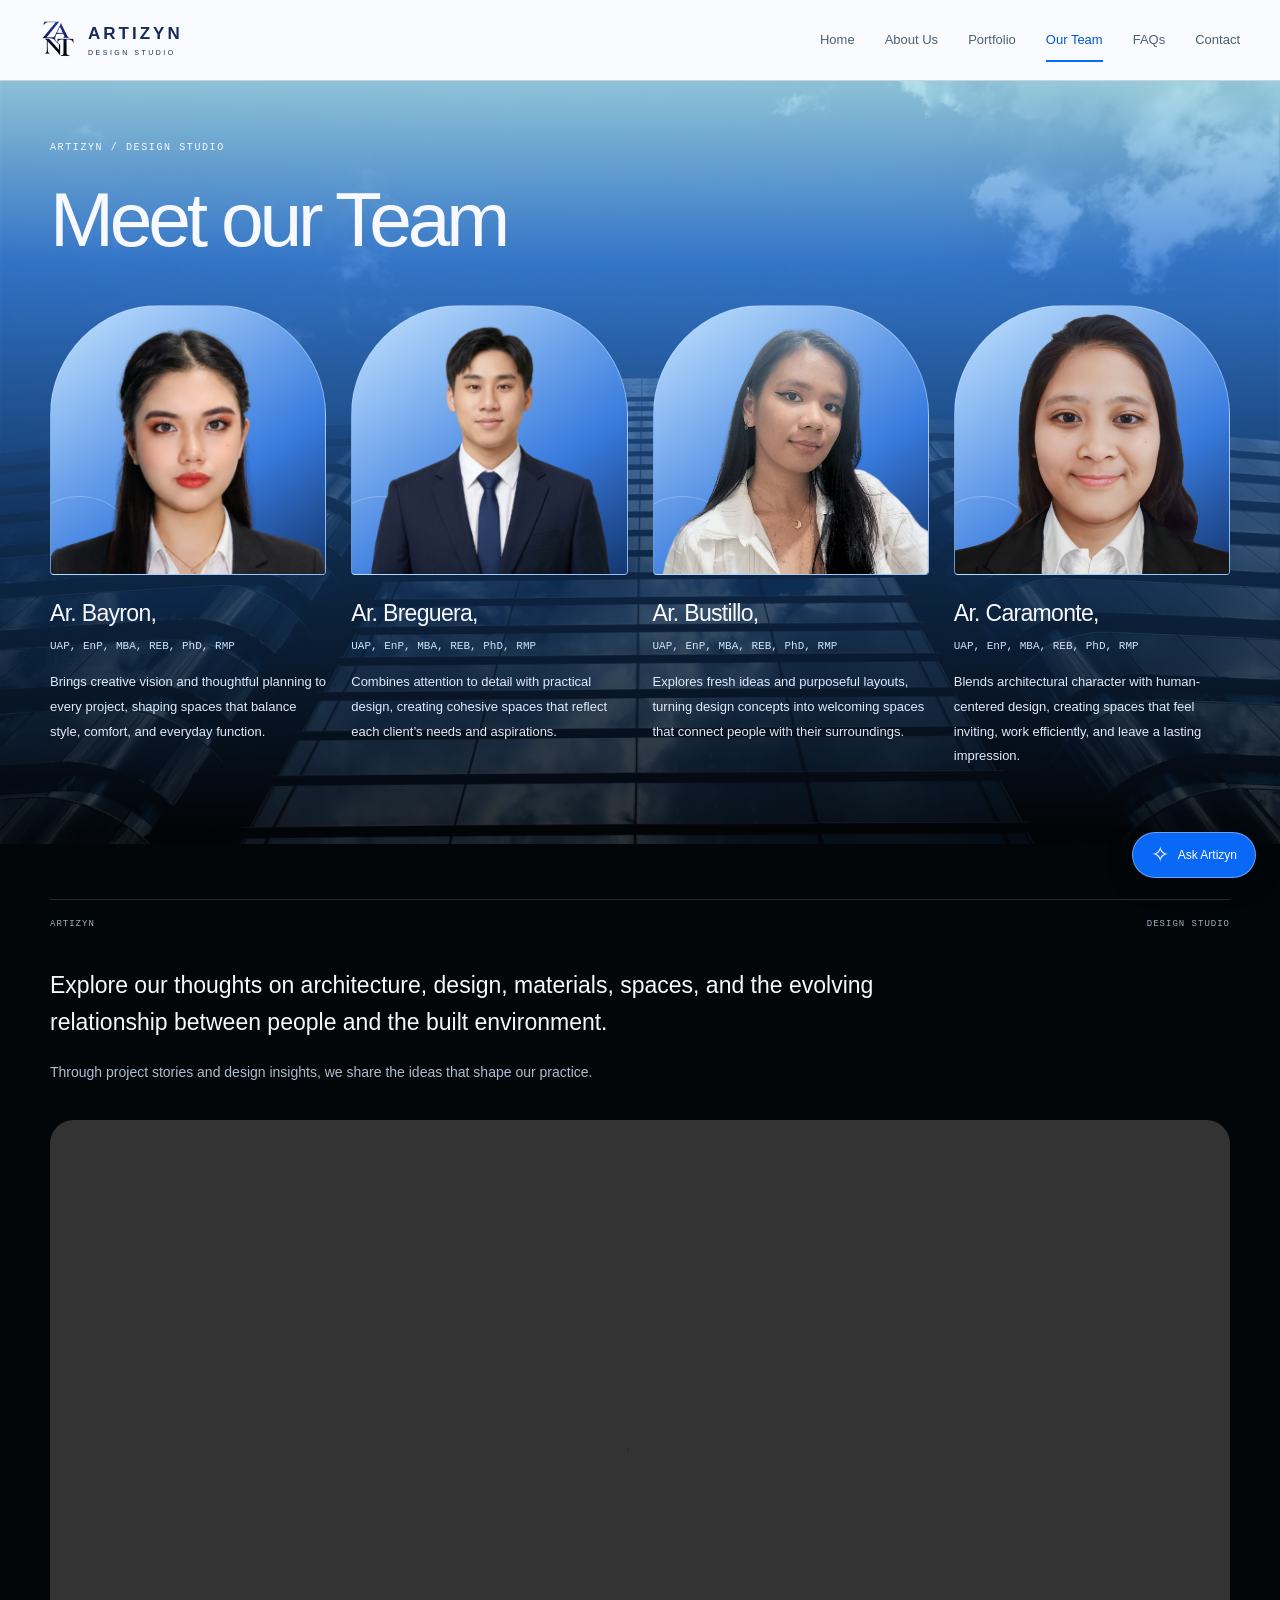
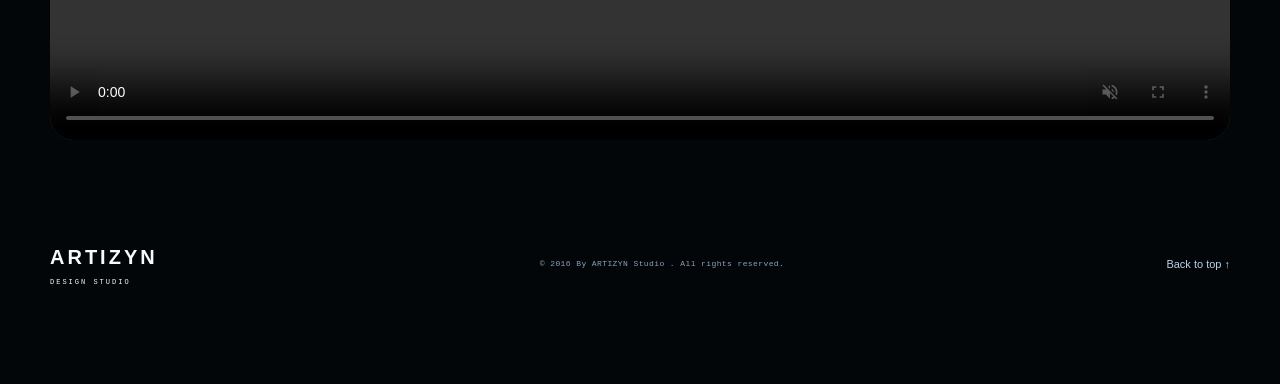
<file: team.html>
<!doctype html>
<html lang="en">
<head>
  <meta charset="UTF-8">
  <meta name="viewport" content="width=device-width, initial-scale=1">
  <meta name="description" content="ARTIZYN Design Studio. Designing Spaces. Inspiring Lives.">
  <title>Our Team | ARTIZYN Design Studio</title>
  <link rel="icon" href="assets/344285221e7c3db9e5a2c0e0a486cc6c.png">
  <link rel="stylesheet" href="styles.css">
  <script src="script.js" defer></script>
</head>
<body>
  <a href="#main" class="skip-link">Skip to content</a>
  <header class="site-header"><div class="nav-wrap">
    <a href="index.html" class="studio-logo" aria-label="ARTIZYN Design Studio home"><img src="assets/344285221e7c3db9e5a2c0e0a486cc6c.png" alt="" class="" loading="eager"><span>ARTIZYN<small>DESIGN STUDIO</small></span></a>
    <button type="button" class="menu-toggle" aria-expanded="false" aria-controls="navigation">Menu <span aria-hidden="true">＋</span></button>
    <nav id="navigation" aria-label="Main navigation"><a href="index.html">Home</a><a href="about.html">About Us</a><a href="portfolio.html">Portfolio</a><a href="team.html" class="active" aria-current="page">Our Team</a><a href="faqs.html">FAQs</a><a href="contact.html">Contact</a></nav>
  </div></header>
  <main id="main">
<section class="team-section team-page"><div class="team-background"><img src="assets/c82552db2556053404ffef305cc319f3.jpg" alt="" class="" loading="lazy"></div><div class="container"><p class="eyebrow">ARTIZYN / DESIGN STUDIO</p><h1>Meet our Team</h1><div class="team-grid"><article class="team-card"><div class="team-portrait portrait-1"><img src="assets/b20ba016397efddb322e0bddfe618b8a.png" alt="Portrait of Ar. Bayron" class="" loading="eager"></div><h2><a href="https://www.linkedin.com/in/tirselynbayron04/" target="_blank" rel="noopener noreferrer">Ar. Bayron,<span class="team-credentials">UAP, EnP, MBA, REB, PhD, RMP</span></a></h2><p>Brings creative vision and thoughtful planning to every project, shaping spaces that balance style, comfort, and everyday function.</p></article><article class="team-card"><div class="team-portrait portrait-2"><img src="assets/20bbe5d9cb3a62401eebf8099052d9e7.png" alt="Portrait of Ar. Breguera" class="" loading="eager"></div><h2><a href="https://www.linkedin.com/in/zymondominicbreguera/" target="_blank" rel="noopener noreferrer">Ar. Breguera,<span class="team-credentials">UAP, EnP, MBA, REB, PhD, RMP</span></a></h2><p>Combines attention to detail with practical design, creating cohesive spaces that reflect each client’s needs and aspirations.</p></article><article class="team-card"><div class="team-portrait portrait-3"><img src="assets/af65ea84dc96097d22cdf325a6dd89bc.png" alt="Portrait of Ar. Bustillo" class="" loading="eager"></div><h2><a href="https://www.linkedin.com/in/arwen-maye-bustillo-470501261/" target="_blank" rel="noopener noreferrer">Ar. Bustillo,<span class="team-credentials">UAP, EnP, MBA, REB, PhD, RMP</span></a></h2><p>Explores fresh ideas and purposeful layouts, turning design concepts into welcoming spaces that connect people with their surroundings.</p></article><article class="team-card"><div class="team-portrait portrait-4"><img src="assets/9d81724df78fdecf313ef36a7ef4e21f.png" alt="Portrait of Ar. Caramonte" class="" loading="eager"></div><h2><a href="https://www.facebook.com/nyah.caramonte" target="_blank" rel="noopener noreferrer">Ar. Caramonte,<span class="team-credentials">UAP, EnP, MBA, REB, PhD, RMP</span></a></h2><p>Blends architectural character with human-centered design, creating spaces that feel inviting, work efficiently, and leave a lasting impression.</p></article></div></div></section>
<section class="studio-insights container"><div class="section-topline"><span>ARTIZYN</span><span>DESIGN STUDIO</span></div><p class="insights-lead">Explore our thoughts on architecture, design, materials, spaces, and the evolving relationship between people and the built environment.</p><p>Through project stories and design insights, we share the ideas that shape our practice.</p><video width="1280" height="720" autoplay muted controls playsinline preload="auto" aria-label="Artizyn studio design video"><source src="assets/252da46295e926d8c752cc5c37b819a6.mp4" type="video/mp4">Your browser does not support video. <a href="assets/252da46295e926d8c752cc5c37b819a6.mp4">Download the studio video</a>.</video></section>
</main>
  <footer class="container site-footer"><a href="index.html" class="footer-wordmark">ARTIZYN<span>DESIGN STUDIO</span></a><p>© 2016 By ARTIZYN Studio . All rights reserved.</p><a href="#main" class="back-top">Back to top ↑</a></footer>
  <div class="assistant-panel" id="assistant-panel" hidden><div class="assistant-header"><strong>Artizyn</strong><button id="assistant-close" type="button" aria-label="Close Artizyn assistant">×</button></div><iframe id="assistant-frame" title="Artizyn AI Agent and Design Helper" data-src="https://agent.jotform.com/01a19aeade3070008ee137a3e3a60835ae6d/canva-chatbot-bubble" referrerpolicy="strict-origin-when-cross-origin"></iframe><a href="https://agent.jotform.com/01a19aeade3070008ee137a3e3a60835ae6d/canva-chatbot-bubble" target="_blank" rel="noopener noreferrer" class="assistant-link">Open assistant in a new tab ↗</a></div>
  <button class="assistant-toggle" id="assistant-toggle" type="button" aria-expanded="false" aria-controls="assistant-panel"><span aria-hidden="true">✧</span> Ask Artizyn</button>
  <dialog id="project-dialog" aria-labelledby="dialog-title"><div class="dialog-header"><h2 id="dialog-title">Selected Works</h2><button id="dialog-close" type="button" aria-label="Close project image">Close ×</button></div><img id="dialog-image" alt=""><p id="dialog-address"></p></dialog>
</body>
</html>
</file>
<file: styles.css>
@charset "UTF-8";
:root{--black:#030609;--blue:#086aff;--ice:#b4e4ee;--white:#f7f9ff;--muted:#a5b5c8;--line:#ffffff26;--font:Arial,Helvetica,sans-serif;--mono:'Courier New',monospace}
*{box-sizing:border-box}html{scroll-behavior:smooth;scroll-padding-top:85px}body{margin:0;background:var(--black);color:var(--white);font-family:var(--font);font-size:15px;line-height:1.7}button,input,textarea,select{font:inherit}button,a{-webkit-tap-highlight-color:transparent}button{cursor:pointer;touch-action:manipulation}a{color:inherit;text-decoration:none}a:focus-visible,button:focus-visible,summary:focus-visible,input:focus-visible,select:focus-visible,textarea:focus-visible{outline:3px solid #82c8ff;outline-offset:5px}img{display:block;max-width:100%}p,h1,h2,h3,figure{margin:0}button{color:inherit}h1,h2,h3{line-height:1.05;letter-spacing:-.055em;font-weight:400}h2{font-size:clamp(42px,4.6vw,66px)}strong{font-weight:700}.container{width:min(1180px,calc(100% - 100px));margin-inline:auto}.eyebrow{font-family:var(--mono);font-size:10px;letter-spacing:1.6px;line-height:1.5}.small-line{width:24px;height:1px;background:#c8f0ff;display:inline-block;vertical-align:middle;margin-right:8px}.site-header{height:80px;position:sticky;top:0;z-index:30;background:#f9fbff;color:#122032;box-shadow:0 1px 0 #c8d4df}.nav-wrap{width:min(1280px,calc(100% - 80px));height:100%;margin:auto;display:flex;align-items:center;justify-content:space-between;gap:25px}.logo{font-size:29px;font-weight:700;letter-spacing:-1.5px;line-height:1}.logo span{color:var(--blue)}nav{display:flex;align-items:center;gap:30px}nav a{font-size:13px;color:#506071;position:relative}nav a:hover,nav a.active{color:#0057d4}nav a.active:not(.nav-contact)::after{content:'';position:absolute;bottom:-11px;left:0;right:0;height:2px;background:var(--blue)}nav a.nav-contact{padding:11px 18px;border:1px solid #bac8d9;color:#14263d}nav a.nav-contact span{margin-left:16px}.menu-toggle{display:none}.hero{position:relative;isolation:isolate;overflow:hidden;padding-top:52px}.hero-glow{position:absolute;z-index:-2;top:0;left:0;right:0;height:780px;background:linear-gradient(180deg,#ade0eb 0%,#417ed2 26%,#10365d 56%,#030609 96%)}.hero-layout{display:grid;grid-template-columns:1fr 1.04fr;gap:36px;position:relative;z-index:1}.hero-card{border:1px solid #ffffff7d;background:linear-gradient(145deg,#d7f1ff27,#122c4a50 55%,#000a);border-radius:58px 16px 58px 16px;padding:43px 42px 25px;display:flex;flex-direction:column;align-items:flex-start;backdrop-filter:blur(15px);min-width:0}.hero h1{font-size:clamp(55px,5.8vw,85px);margin-top:35px;line-height:1.02;letter-spacing:-.06em}.hero h1 strong{display:block}.hero-description{font-size:16px;margin-top:26px;line-height:1.6;color:#e1effb}.button{display:inline-flex;align-items:center;justify-content:space-between;gap:35px;padding:14px 20px;min-height:48px;border:0;font-size:12px;border-radius:5px}.button-blue{background:var(--blue);color:#fff;box-shadow:0 8px 25px #0064ff20}.button:hover{background:#2a83ff}.button span{font-size:21px;line-height:1}.hero .button{margin-top:33px}.hero-bottom{display:flex;align-items:center;justify-content:space-between;width:100%;margin-top:45px;padding-top:18px;border-top:1px solid #ffffff30;font-family:var(--mono);font-size:8px;letter-spacing:1px;color:#c1d4e6}.hero-bottom>span:last-child{font-size:22px}.hero-image{position:relative;min-height:525px;max-height:620px;overflow:hidden;border-radius:40px 7px 40px 7px;background:#122335}.hero-image img{width:100%;height:100%;object-fit:cover;object-position:50% 45%}.hero-image::after{content:'';position:absolute;inset:55% 0 0;background:linear-gradient(transparent,#000b)}.hero-image figcaption{position:absolute;bottom:25px;left:25px;right:25px;z-index:1;font-family:var(--mono);font-size:8px;letter-spacing:1px;display:flex;justify-content:space-between;gap:10px}.blue-loop{width:205px;height:205px;border:39px solid #72a4ff;border-radius:40%;position:absolute;z-index:2;transform:rotate(29deg);box-shadow:inset 5px 5px 8px #c3edff,inset -8px -8px 14px #1451db,7px 6px 10px #13329d;border-top-color:#a1c8ff;border-left-color:#95c3ff;pointer-events:none}.loop-one{top:-113px;right:-85px;width:240px;height:240px}.loop-two{top:490px;left:-135px;transform:rotate(-25deg);width:190px;height:190px;border-width:32px;z-index:0}.intro{padding-top:96px;padding-bottom:85px;text-align:center}.intro>.eyebrow{color:#96b1ce;font-size:9px}.intro h2{margin-top:22px;font-size:clamp(38px,4.4vw,62px)}.blue-text{color:#8bc5ff}.section-intro{max-width:500px;margin:24px auto 0;color:var(--muted);font-size:14px;line-height:1.8}.values-grid{display:grid;grid-template-columns:repeat(3,1fr);gap:22px;margin-top:52px;text-align:left}.glass-card{padding:28px 27px 22px;border:1px solid #a4c1df70;border-radius:23px;background:linear-gradient(164deg,#11274230,#103d7a 65%,#8fbfdf);min-height:315px;position:relative}.card-number{font-family:var(--mono);font-size:9px;letter-spacing:1px;color:#a5c6ee}.glass-card h3{font-size:26px;line-height:1.15;letter-spacing:-.03em;margin-top:26px}.glass-card p{font-size:12px;line-height:1.85;margin-top:20px;color:#eff6ff;max-width:265px}.card-arrow{display:block;text-align:right;margin-top:22px;font-size:21px}.services-banner{position:relative;isolation:isolate;overflow:hidden;min-height:420px;display:flex;align-items:center;border-top:1px solid #273a51;border-bottom:1px solid #3c6980}.facade-background{position:absolute;z-index:-2;inset:0;width:100%;height:100%;object-fit:cover;object-position:center 50%}.services-banner::after{content:'';position:absolute;z-index:-1;inset:0;background:linear-gradient(90deg,#03101be0,#0b2a569c 50%,#07111aa6)}.banner-inner{display:grid;grid-template-columns:1fr 1.4fr .7fr;gap:65px;align-items:center;padding-block:45px}.process-photo{height:245px;width:100%;object-fit:cover;border-radius:24px 65px 24px 65px;transform:rotate(-3deg);border:1px solid #b6d5e9a0}.banner-inner h2{font-size:clamp(50px,6vw,80px);margin-top:15px}.banner-inner>div>p:last-child{margin-top:20px;color:#d3e6f8;font-family:var(--mono);font-size:12px}.outline-cross{position:relative;width:115px;height:200px;background:linear-gradient(#edfaff44,#1c87ff1f);border:1px solid #b7d7f8a6;border-radius:24px;transform:rotate(15deg)}.outline-cross::before{content:'';position:absolute;width:200px;height:100px;top:49px;left:-44px;background:linear-gradient(#b8d9ff5c,#1262ba30);border:1px solid #bbdcff88;border-radius:20px}.services-content{padding-block:65px 80px}.section-topline{display:flex;justify-content:space-between;gap:20px;font-family:var(--mono);font-size:9px;letter-spacing:1px;border-top:1px solid var(--line);padding-top:17px;color:#9eafc3}.service-layout{display:grid;grid-template-columns:1fr 1fr;gap:70px;margin-top:40px}.service-selector h2{font-size:43px}.service-buttons{display:flex;flex-direction:column;gap:14px;margin-top:38px}.service-button{display:flex;align-items:center;gap:16px;justify-content:flex-start;background:#101a27;color:#b9c7d8;border:1px solid #293e58;padding:16px 19px;font-size:12px;border-radius:30px;text-align:left;min-height:55px}.service-button>span:first-child{font-family:var(--mono);font-size:9px;opacity:.7}.service-button>span:last-child{margin-left:auto;font-size:18px}.service-button.active,.service-button:hover{background:linear-gradient(100deg,#1562e4,#64a6ef);color:#fff;border-color:#a8cfff}.service-detail{border:1px solid #263d54;border-radius:24px;overflow:hidden;background:#091420;min-width:0}.service-detail>img{width:100%;height:230px;object-fit:cover}.service-detail-copy{padding:25px}.service-detail-copy .eyebrow{font-size:9px;color:#a9cfff}.service-detail h3{font-size:27px;margin-top:13px;letter-spacing:-.025em}.service-detail-copy>p:not(.eyebrow){font-size:12px;color:#acbfd3;line-height:1.8;margin-top:16px;min-height:87px}.text-link{display:inline-flex;align-items:center;gap:30px;font-size:12px;border-bottom:1px solid #7fa7d2;padding-bottom:6px;margin-top:22px}.text-link:hover{color:#9dcaff}.team-section{background:linear-gradient(180deg,#a7dce8 0,#397ed6 24%,#12335b 60%,#030609 98%);padding-block:55px 65px}.team-section .section-topline{border-color:#ffffff50;color:#e1f2ff}.section-heading{display:flex;justify-content:space-between;align-items:flex-end;margin-top:30px;gap:25px}.section-heading>p{font-size:12px;color:#deecfa}.team-grid{display:grid;grid-template-columns:repeat(4,1fr);gap:25px;margin-top:40px}.team-portrait{height:235px;position:relative;overflow:hidden;border-radius:26px 26px 5px 5px;background:linear-gradient(145deg,#c4e4ff,#397bde 65%,#13366f);border:1px solid #b5daff8c;display:grid;place-items:center}.team-portrait::after{content:'';position:absolute;width:145px;height:145px;border:1px solid #ffffff3a;border-radius:40%;transform:rotate(45deg);bottom:-75px;left:-45px}.team-monogram{font-size:100px;color:#ffffffd1;font-weight:400;letter-spacing:-.07em;line-height:1}.member-number{position:absolute;bottom:17px;left:18px;font-size:8px;font-family:var(--mono);letter-spacing:1px;color:#e3f3ff}.portrait-two{background:linear-gradient(145deg,#c9d3ff,#657bdd 65%,#253d85)}.portrait-three{background:linear-gradient(145deg,#bae8eb,#2e9fbb 65%,#125169)}.portrait-four{background:linear-gradient(145deg,#c5d8ff,#558ed7 65%,#1d3c76)}.team-card h3{font-size:20px;line-height:1.2;letter-spacing:-.03em;margin-top:20px}.team-card>p{color:#adbed2;font-size:12px;margin-top:7px}.faq-section{padding-block:70px 90px}.faq-layout{display:grid;grid-template-columns:.8fr 1.2fr;gap:100px}.faq-layout .eyebrow{color:#90aeca;font-size:9px}.faq-layout h2{margin-top:23px;font-size:56px}.faq-intro{font-size:13px;color:var(--muted);margin-top:25px}.faq-list{border-top:1px solid var(--line)}details{border-bottom:1px solid var(--line)}summary{cursor:pointer;display:flex;align-items:center;justify-content:space-between;gap:25px;padding:23px 0;font-size:14px;line-height:1.6;list-style:none}summary::-webkit-details-marker{display:none}.faq-icon{font-size:25px;color:#9bc8ff;flex-shrink:0}details[open] .faq-icon{transform:rotate(45deg)}details p{color:var(--muted);font-size:12px;line-height:1.9;padding:0 35px 24px 0;max-width:550px}.contact-section{position:relative;isolation:isolate;overflow:hidden;border-top:1px solid #304868;background:linear-gradient(145deg,#091929,#124fa8 55%,#9ccfdf);padding-block:70px}.contact-layout{display:grid;grid-template-columns:1fr 1fr;gap:85px;align-items:start}.contact-copy .eyebrow{font-size:9px;color:#b8d8f9}.contact-copy h2{font-size:clamp(45px,4.8vw,67px);line-height:1.05;margin-top:25px}.contact-copy>p:not(.eyebrow){font-size:13px;color:#c5dbf2;line-height:1.9;margin-top:25px}.contact-meta{font-family:var(--mono);font-size:9px;display:flex;flex-direction:column;gap:4px;color:#b7d2ef;margin-top:42px}.contact-copy p.contact-note{font-size:11px;max-width:290px;margin-top:35px;color:#d3e2f3}.contact-loop{left:-130px;bottom:-170px;z-index:-1;width:350px;height:350px;opacity:.35}.contact-form-wrap{background:#06162de6;border:1px solid #b1d5ff70;backdrop-filter:blur(10px);border-radius:28px;padding:32px;min-width:0}.contact-form-wrap h3{font-size:27px;letter-spacing:-.03em;margin-bottom:28px}.form-row{display:grid;grid-template-columns:1fr 1fr;gap:14px}.field{margin-bottom:18px;min-width:0}.field label{display:block;font-size:11px;color:#d2e6fd;margin-bottom:7px}.field label span{color:#8ebfff}.field input,.field select,.field textarea{width:100%;min-width:0;display:block;background:#071c34;border:1px solid #3f638c;border-radius:5px;padding:11px 12px;color:#f4f8ff;font-size:12px;min-height:43px}.field input::placeholder,.field textarea::placeholder{color:#9cb2ca;opacity:1}.field textarea{resize:vertical;min-height:115px}.field select option{color:#fff;background:#071c34}.contact-form-wrap .button{width:100%}.form-note{font-size:10px;color:#b4c7dc;line-height:1.8;margin-top:14px}.enquiry-result[hidden],.draft-actions a[hidden]{display:none}.enquiry-result{border-top:1px solid #426487;margin-top:25px;padding-top:25px}.enquiry-result .eyebrow{font-size:9px;color:#a6cfff}.enquiry-result h3{margin:12px 0}.enquiry-result>p:not(.eyebrow){font-size:12px;color:#bed2e7}.enquiry-result pre{font-family:var(--mono);font-size:11px;white-space:pre-wrap;overflow-wrap:anywhere;background:#030f22;padding:18px;border-radius:6px;color:#d6e7fa;max-height:300px;overflow:auto}.draft-actions{display:flex;gap:9px;flex-wrap:wrap}.draft-actions>button,.draft-actions>a{padding:8px 12px;border:1px solid #718dac;background:transparent;color:#fff;font-size:11px;min-height:40px;border-radius:5px}.enquiry-result #draft-status{font-size:10px;margin-top:12px}footer{display:flex;align-items:center;justify-content:space-between;gap:25px;padding-block:30px}footer .logo{font-size:26px}footer>p{font-family:var(--mono);font-size:8px;color:#8fa2b7;letter-spacing:1px}footer>p>span{margin:0 10px}.back-top{font-size:11px;color:#bad1e9}.skip-link{position:fixed;top:-100px;left:20px;z-index:100;background:white;color:#0648b3;padding:12px 20px}.skip-link:focus{top:10px}
@media(min-width:1500px){.hero-layout{gap:50px}.hero-card{padding-top:50px}.hero h1{font-size:86px}}
@media(max-width:1100px){.container{width:calc(100% - 60px)}.nav-wrap{width:calc(100% - 60px)}nav{gap:22px}.hero-layout{gap:25px}.hero-card{padding:35px 30px 23px}.hero h1{font-size:68px}.hero .eyebrow{font-size:8px}.hero-image{min-height:500px}.hero-bottom{font-size:7px}.hero-image figcaption{font-size:7px}.service-layout{gap:35px}.service-selector h2{font-size:38px}.team-grid{gap:18px}.team-portrait{height:200px}.team-card h3{font-size:18px}.faq-layout{gap:55px}.contact-layout{gap:45px}.contact-form-wrap{padding:26px}.banner-inner{gap:40px}.outline-cross{transform:scale(.8) rotate(15deg)}}
@media(max-width:760px){html{scroll-padding-top:85px}.container{width:calc(100% - 36px)}.site-header{height:70px}.nav-wrap{width:calc(100% - 36px)}.logo{font-size:27px}.menu-toggle{display:flex;align-items:center;gap:14px;border:1px solid #b0bfd1;background:none;color:#182e4b;font-size:12px;padding:7px 10px;min-height:38px}nav{display:none;position:absolute;top:70px;left:0;right:0;background:#f9fbff;padding:12px 18px 22px;box-shadow:0 10px 20px #0003;gap:0}nav.open{display:flex;flex-direction:column;align-items:stretch}nav a{font-size:14px;padding:12px}nav a.active:not(.nav-contact)::after{display:none}nav a.nav-contact{margin-top:7px;padding:12px}.hero{padding-top:25px}.hero-glow{height:1000px}.hero-layout{grid-template-columns:1fr;gap:22px}.hero-card{border-radius:40px 12px 40px 12px;padding:31px 26px 22px;backdrop-filter:none}.hero h1{font-size:clamp(52px,13.7vw,76px);margin-top:27px}.hero .eyebrow{font-size:8px;letter-spacing:1px}.hero-description{font-size:15px;margin-top:22px}.hero .button{margin-top:26px}.hero-bottom{margin-top:28px;font-size:7px}.hero-image{height:365px;min-height:0;border-radius:30px 7px 30px 7px}.hero-image img{object-position:50% 50%}.hero-image figcaption{left:20px;right:20px;bottom:20px;font-size:7px}.loop-one{width:140px;height:140px;right:-90px;top:-70px;border-width:24px}.loop-two{top:780px;width:130px;height:130px;left:-98px;border-width:23px}.intro{padding-top:58px;padding-bottom:50px}.intro>.eyebrow{font-size:8px}.intro h2{font-size:39px;margin-top:20px}.section-intro{font-size:13px;margin-top:20px;max-width:320px}.values-grid{grid-template-columns:1fr;gap:17px;margin-top:32px}.glass-card{padding:25px;min-height:0}.glass-card h3{font-size:27px;margin-top:22px}.glass-card h3 br{display:none}.glass-card p{max-width:none;font-size:12px;margin-top:16px}.card-arrow{margin-top:12px}.services-banner{min-height:440px}.banner-inner{grid-template-columns:1fr 1.6fr;gap:20px;padding-block:40px}.process-photo{height:200px;border-radius:20px 40px 20px 40px}.banner-inner .eyebrow{font-size:8px}.banner-inner h2{font-size:48px}.banner-inner>div>p:last-child{font-size:10px}.outline-cross{display:none}.services-content{padding-block:40px 50px}.section-topline{font-size:8px;letter-spacing:.7px;gap:15px}.section-topline>span:last-child{text-align:right}.service-layout{grid-template-columns:1fr;gap:25px;margin-top:30px}.service-selector h2{font-size:38px}.service-buttons{margin-top:28px;gap:11px}.service-button{font-size:12px;gap:12px;padding:14px 16px}.service-detail>img{height:230px}.service-detail-copy{padding:24px}.service-detail-copy>p:not(.eyebrow){min-height:0}.team-section{padding-block:40px}.section-heading{display:block;margin-top:27px}.section-heading h2{font-size:42px}.section-heading>p{font-size:12px;margin-top:16px}.team-grid{grid-template-columns:1fr 1fr;gap:28px 15px;margin-top:30px}.team-portrait{height:180px;border-radius:22px 22px 5px 5px}.team-monogram{font-size:83px}.member-number{font-size:7px;left:13px;bottom:12px}.team-card h3{font-size:17px;margin-top:14px;line-height:1.3;overflow-wrap:anywhere}.team-card>p{font-size:11px;margin-top:5px}.faq-section{padding-block:45px 50px}.faq-layout{grid-template-columns:1fr;gap:30px}.faq-layout h2{font-size:46px;margin-top:20px}.faq-intro{margin-top:20px}.faq-layout>.faq-list{margin-top:5px}summary{padding-block:21px;font-size:13px;gap:20px}details p{font-size:12px;padding-right:10px}.contact-section{padding-block:45px}.contact-layout{grid-template-columns:1fr;gap:35px}.contact-copy h2{font-size:48px}.contact-copy>p:not(.eyebrow){font-size:13px;margin-top:22px}.contact-meta{margin-top:26px}.contact-copy p.contact-note{max-width:none;margin-top:22px}.contact-form-wrap{padding:24px 20px;border-radius:23px}.contact-form-wrap h3{font-size:27px}.form-row{grid-template-columns:1fr;gap:0}.field input,.field select,.field textarea{font-size:16px}.field label{font-size:12px}.contact-loop{opacity:.15}footer{flex-wrap:wrap;padding-block:25px;gap:20px}footer>p{order:3;width:100%;font-size:7px;line-height:1.8}footer>p>span{margin:0 6px}.back-top{margin-left:auto}}
@media(prefers-reduced-motion:reduce){html{scroll-behavior:auto}*,*::before,*::after{animation:none!important;transition:none!important}}

/* Artizyn content integrated with the original Architrexx visual system. */
.studio-logo{display:flex;align-items:center;gap:12px;color:#162c58;line-height:1;flex-shrink:0}.studio-logo>img{height:46px;width:36px;object-fit:contain}.studio-logo>span{font-size:17px;letter-spacing:3px;font-weight:600}.studio-logo small{display:block;font-size:7px;letter-spacing:2.5px;margin-top:7px;font-weight:400}.home-hero .hero-card{justify-content:center;min-height:540px}.home-hero .hero-card>.eyebrow{font-size:11px;color:#f1f7ff}.studio-wordmark{display:flex;align-items:center;gap:18px;width:100%;margin:35px 0 12px}.studio-wordmark>img{width:126px;height:160px;object-fit:contain}.home-hero h1{font-size:clamp(32px,3.3vw,46px);letter-spacing:.1em;line-height:1.3;margin:0}.studio-wordmark>div>p{font-size:10px;letter-spacing:5px;color:#e0edff;margin-top:7px}.home-hero .hero-description{font-size:13px;letter-spacing:1px}.home-hero .hero-image{max-height:600px}.home-hero .intro{padding-top:85px}.home-hero .intro h2{max-width:850px;margin:0 auto}.home-hero .glass-card h3{font-family:var(--mono);font-size:20px;letter-spacing:.025em}.home-hero .glass-card p{font-size:13px}.home-statement{position:relative;isolation:isolate;padding:100px 0;overflow:hidden}.statement-image{position:absolute;inset:0;z-index:-2}.statement-image img{height:100%;width:100%;object-fit:cover}.home-statement::after{content:'';position:absolute;inset:0;z-index:-1;background:linear-gradient(90deg,#020710ef,#071e44b3)}.home-statement h2{max-width:800px;line-height:1.13}.home-statement .button{margin-top:35px}.site-footer{padding-bottom:95px}.footer-wordmark{font-size:20px;font-weight:600;letter-spacing:3px}.footer-wordmark>span{display:block;font-family:var(--mono);font-size:7px;letter-spacing:2px;font-weight:400;margin-top:3px}.site-footer>p{max-width:470px;line-height:1.7;letter-spacing:.4px}.about-banner{position:relative;isolation:isolate;overflow:hidden;padding:80px 0 90px}.about-background{position:absolute;inset:0;z-index:-2}.about-background img{width:100%;height:100%;object-fit:cover}.about-banner::after{content:'';position:absolute;inset:0;z-index:-1;background:linear-gradient(90deg,#03101beb,#0a3164c7)}.about-banner h1{font-size:clamp(48px,5.6vw,78px);max-width:850px;line-height:1.05;margin-top:23px}.about-story{max-width:665px;color:#e1edfb;font-size:16px;line-height:1.9;margin-top:30px}.about-banner .button{margin-top:30px}.packages-section{padding:65px 0 75px;background:linear-gradient(180deg,#030609,#0b2f66 60%,#1c579a)}.packages-section .section-heading{align-items:flex-start}.packages-section .section-heading>p{max-width:360px;font-size:13px}.package-grid{display:grid;grid-template-columns:repeat(3,1fr);gap:24px;margin-top:40px}.package-card{padding:30px;border:1px solid #a6c7e27d;border-radius:22px;background:linear-gradient(145deg,#1a4b9f30,#83b4dd40);display:flex;flex-direction:column}.package-card h3{font-family:var(--mono);font-size:17px;letter-spacing:.4px}.package-card ul{font-size:13px;color:#d8e9ff;padding-left:18px;line-height:1.9;margin:30px 0 10px}.package-card li+li{margin-top:10px}.package-card .text-link{align-self:flex-start;margin-top:auto;padding-top:25px}.selected-section{padding:60px 0 70px}.selected-section h2{margin-top:30px}.work-grid{display:grid;grid-template-columns:repeat(3,1fr);gap:27px;margin-top:40px}.work-category-image{position:relative;display:block;border-radius:22px;overflow:hidden;background:#152333}.work-category-image img{height:290px;width:100%;object-fit:cover;transition:transform .3s}.work-category-image:hover img{transform:scale(1.03)}.work-category-image>span{position:absolute;bottom:16px;right:16px;background:#066aff;width:38px;height:38px;border-radius:50%;display:grid;place-items:center;font-size:21px}.work-category h3{font-size:25px;margin-top:23px}.work-category p{color:#b2c1d4;font-size:13px;line-height:1.9;margin-top:18px}.team-page{position:relative;isolation:isolate;padding-top:60px;padding-bottom:75px}.team-background{position:absolute;inset:0;z-index:-1;opacity:.17;overflow:hidden}.team-background img{width:100%;height:100%;object-fit:cover}.team-page h1{font-size:clamp(52px,6vw,80px);margin-top:24px}.team-page .team-grid{margin-top:45px}.team-page .team-portrait{height:270px;border-radius:110px 110px 4px 4px}.team-portrait>img{width:100%;height:100%;object-fit:contain;object-position:bottom;position:relative;z-index:1}.team-card h2{font-size:23px;line-height:1.3;letter-spacing:-.03em;margin-top:24px}.team-page .team-card>p{font-size:13px;color:#e0eafb;line-height:1.9;margin-top:15px}.studio-insights{padding:55px 0 70px}.insights-lead{font-size:23px;line-height:1.6;max-width:900px;margin-top:35px}.studio-insights>p:not(.insights-lead){color:#adbed2;font-size:14px;margin-top:20px}.studio-insights video{display:block;margin-top:35px;width:100%;max-height:620px;background:#091321;border-radius:24px}.testimonials-section{padding:65px 0 75px;background:linear-gradient(180deg,#86bde0,#175bb9 40%,#061222 95%)}.testimonials-section h1{font-size:clamp(42px,5vw,68px);max-width:1100px;margin-top:25px;line-height:1.1}.quotes-grid{display:grid;grid-template-columns:repeat(3,1fr);gap:32px;margin-top:42px}.quote-card{border-top:1px solid #b5d9ff80;padding-top:10px}.quote-mark{font-family:Georgia,serif;font-size:72px;line-height:1;color:#b8d9ff}.quote-card blockquote{margin:0;font-size:14px;line-height:1.95;color:#ecf4ff}.quote-card figcaption{font-size:11px;font-family:var(--mono);font-weight:600;margin-top:24px;color:#b7d7ff}.faq-layout h2{font-size:48px;line-height:1.1}.faq-layout .text-link{line-height:1.7;gap:15px}.faq-contacts{background:#0b1d35;padding:48px 0}.faq-contacts h2{font-size:35px;max-width:750px}.faq-contact-grid{display:grid;grid-template-columns:1fr 1.1fr .6fr;gap:35px;margin-top:35px;font-size:13px;color:#c7e1ff;line-height:2}.faq-contacts .text-link{margin-top:30px}.faq-cta{display:grid;grid-template-columns:1fr 1fr;gap:65px;align-items:center;padding-block:70px}.faq-cta h2{font-size:60px;line-height:1.1}.faq-cta .button{margin-top:30px}.faq-cta>img{width:100%;height:370px;object-fit:cover;border-radius:30px}.contact-page{min-height:650px;padding-top:65px}.contact-page h1{font-size:clamp(48px,5.6vw,76px);margin-top:25px;line-height:1.05}.contact-information{margin-top:40px;font-size:16px;color:#edf4ff;line-height:1.8}.contact-information>p{max-width:390px;margin-bottom:28px}.contact-information>a{display:block;width:fit-content;font-size:14px}.contact-email{margin-top:25px;overflow-wrap:anywhere}.social-links{display:flex;flex-wrap:wrap;gap:10px 20px;margin-top:30px}.social-links>a{font-size:11px;border-bottom:1px solid #9cc7f87a}.contact-page .contact-form-wrap>form>h2{font-size:32px}.form-intro{color:#c4d8ef;font-size:12px;margin-top:12px;margin-bottom:25px;overflow-wrap:anywhere}.bible-quote{padding-block:65px;text-align:center;max-width:900px}.bible-quote blockquote{font-family:Georgia,serif;font-size:27px;line-height:1.5;margin:0}.bible-quote>p{margin-top:20px;color:#a9bfd5;font-size:13px}.portfolio-intro{padding:35px 0 30px}.portfolio-intro>.text-link{margin-top:0}.portfolio-intro>.eyebrow{margin-top:40px;color:#8cb5e7}.portfolio-intro h1{font-size:clamp(62px,7vw,94px);margin-top:16px}.portfolio-intro>p:not(.eyebrow){color:#afc3dd;font-size:16px;max-width:850px;margin-top:25px}.portfolio-tabs{display:flex;justify-content:flex-start;gap:10px;margin-top:30px;flex-wrap:wrap}.portfolio-tabs a{padding:8px 18px;border:1px solid #466282;border-radius:25px;color:#afc3dd;font-size:12px}.portfolio-tabs a.active{background:#096aff;color:#fff;border-color:#096aff}.portfolio-tabs a.active::after{display:none!important}.portfolio-grid{display:grid;grid-template-columns:repeat(2,1fr);gap:55px 35px;padding:20px 0 75px}.project-card{min-width:0}.project-image{display:block;position:relative;width:100%;padding:18px;background:linear-gradient(155deg,#122742,#08101c);border:1px solid #375572;border-radius:25px;overflow:hidden;min-width:0}.project-image>img{width:100%;height:390px;object-fit:contain;transition:transform .3s}.project-image:hover>img{transform:scale(1.02)}.project-image>span{position:absolute;bottom:16px;right:16px;border-radius:50%;width:38px;height:38px;display:grid;place-items:center;font-size:22px;background:#076aff}.project-caption{display:flex;gap:20px;margin-top:23px}.project-index{font-family:var(--mono);font-size:11px;color:#7ba9dd;padding-top:5px}.project-caption h2{font-size:26px;letter-spacing:-.03em;line-height:1.2}.project-caption p{color:#b9cbe0;font-size:13px;line-height:1.8;margin-top:13px}.assistant-toggle{position:fixed;right:24px;bottom:22px;z-index:35;display:flex;align-items:center;gap:9px;min-height:46px;border:1px solid #a1c9ff9c;border-radius:27px;padding:10px 18px;background:#0968f5;color:#fff;font-size:12px;box-shadow:0 5px 25px #0006}.assistant-toggle>span{font-size:22px;line-height:1}.assistant-panel[hidden]{display:none}.assistant-panel{position:fixed;right:22px;bottom:82px;z-index:40;width:min(390px,calc(100vw - 36px));height:min(590px,calc(100dvh - 120px));border:1px solid #739ad0;border-radius:20px;background:#f8fbff;box-shadow:0 10px 60px #0009;display:flex;flex-direction:column;overflow:hidden}.assistant-header{display:flex;align-items:center;justify-content:space-between;background:#123d8a;color:#fff;padding:12px 18px}.assistant-header strong{font-size:15px}.assistant-header button{font-size:26px;line-height:1;background:none;border:0;color:#fff;min-width:35px;min-height:35px}.assistant-panel iframe{width:100%;flex:1;min-height:0;border:0;background:#f7faff}.assistant-link{font-size:11px;color:#16488e;padding:12px 18px;border-top:1px solid #cedcec}.enquiry-result[hidden]{display:none}.enquiry-result{overflow-wrap:anywhere}dialog{width:min(1050px,94vw);max-height:92dvh;padding:25px;border:1px solid #8fb3d7;border-radius:20px;background:#071729;color:#fff;box-shadow:0 10px 90px #0008}dialog::backdrop{background:#000c}.dialog-header{display:flex;justify-content:space-between;gap:20px;align-items:center;padding-bottom:15px;border-bottom:1px solid #749bc548}.dialog-header h2{font-size:28px;line-height:1.2}.dialog-header button{background:none;border:1px solid #7096be;border-radius:5px;padding:7px 12px;color:#fff;font-size:12px;flex-shrink:0}dialog>img{width:100%;height:65vh;object-fit:contain;margin-block:12px}dialog>p{font-size:13px;color:#c7dcf6;white-space:pre-line}
@media(max-width:1100px){.studio-wordmark{gap:12px}.studio-wordmark>img{width:100px;height:135px}.home-hero h1{font-size:34px;letter-spacing:.07em}.studio-wordmark>div>p{font-size:8px;letter-spacing:3px}.home-hero .hero-description{font-size:11px}.home-hero .hero-card>.eyebrow{font-size:9px}.team-page .team-portrait{height:220px}.team-card h2{font-size:21px}.package-card{padding:25px}.project-image>img{height:330px}.site-footer>p{font-size:7px}.faq-cta h2{font-size:48px}}
@media(max-width:760px){.studio-logo{gap:9px}.studio-logo>img{height:38px;width:30px}.studio-logo>span{font-size:14px;letter-spacing:2px}.studio-logo small{font-size:6px;letter-spacing:1.7px}.home-hero .hero-card{min-height:390px;padding:30px 24px}.studio-wordmark{gap:14px;justify-content:center;margin:30px 0 12px}.studio-wordmark>img{width:90px;height:118px}.home-hero h1{font-size:31px;letter-spacing:.065em}.studio-wordmark>div>p{font-size:8px;letter-spacing:2.4px}.home-hero .hero-description{font-size:10px;letter-spacing:.5px;align-self:center;margin-top:20px}.home-hero .hero-card>.eyebrow{font-size:9px;letter-spacing:1px}.home-hero .hero-card .button{align-self:center}.home-hero .hero-image{height:380px}.home-hero .intro{padding-top:50px}.home-hero .intro h2{font-size:39px}.home-hero .glass-card h3{font-size:18px}.home-hero .glass-card p{font-size:13px}.home-statement{padding:65px 0}.home-statement h2{font-size:40px}.about-banner{padding:45px 0 55px}.about-banner h1{font-size:47px;margin-top:20px}.about-story{font-size:14px;line-height:1.85;margin-top:25px}.packages-section{padding-block:40px 45px}.packages-section .section-heading h2{font-size:41px}.packages-section .section-heading>p{font-size:13px;margin-top:20px}.package-grid{grid-template-columns:1fr;gap:18px;margin-top:30px}.package-card h3{font-size:18px}.package-card ul{margin-top:24px}.selected-section{padding-block:40px 50px}.selected-section h2{font-size:41px;margin-top:25px}.work-grid{grid-template-columns:1fr;gap:38px;margin-top:30px}.work-category-image img{height:300px}.work-category h3{font-size:27px}.work-category p{font-size:13px}.team-page{padding-top:40px}.team-page h1{font-size:47px;margin-top:20px}.team-page .team-grid{margin-top:30px;gap:30px 17px}.team-page .team-portrait{height:185px;border-radius:90px 90px 4px 4px}.team-card h2{font-size:19px;line-height:1.3;margin-top:18px;overflow-wrap:anywhere}.team-page .team-card>p{font-size:12px;line-height:1.8;margin-top:12px}.studio-insights{padding-block:35px 50px}.insights-lead{font-size:20px;line-height:1.65;margin-top:28px}.studio-insights video{border-radius:15px;margin-top:28px}.testimonials-section{padding-block:40px 50px}.testimonials-section h1{font-size:40px;margin-top:25px}.quotes-grid{grid-template-columns:1fr;gap:30px;margin-top:32px}.quote-card blockquote{font-size:14px}.quote-card figcaption{font-size:11px}.faq-layout h2{font-size:43px}.faq-contacts{padding-block:35px}.faq-contacts h2{font-size:31px}.faq-contact-grid{grid-template-columns:1fr;gap:20px;font-size:13px;margin-top:25px}.faq-cta{grid-template-columns:1fr;gap:30px;padding-block:45px}.faq-cta h2{font-size:45px}.faq-cta>img{height:290px}.contact-page{padding-top:40px}.contact-page h1{font-size:51px}.contact-information{margin-top:30px}.contact-information>p{font-size:16px}.contact-information>a{font-size:13px}.contact-page .contact-form-wrap>form>h2{font-size:32px}.bible-quote{padding-block:45px}.bible-quote blockquote{font-size:24px;line-height:1.6}.portfolio-intro{padding-top:25px}.portfolio-intro h1{font-size:58px;overflow-wrap:anywhere}.portfolio-intro>p:not(.eyebrow){font-size:14px;margin-top:20px}.portfolio-intro>.eyebrow{margin-top:30px;font-size:9px}.portfolio-tabs{gap:7px;margin-top:25px}.portfolio-tabs a{font-size:11px;padding:8px 12px}.portfolio-grid{grid-template-columns:1fr;gap:36px;padding-bottom:50px}.project-image{padding:12px;border-radius:20px}.project-image>img{height:330px}.project-caption{gap:15px;margin-top:20px}.project-caption h2{font-size:25px}.project-caption p{font-size:13px}.assistant-toggle{right:16px;bottom:16px;min-height:44px;padding:9px 15px;font-size:11px}.assistant-panel{right:18px;bottom:73px;height:min(570px,calc(100dvh - 100px))}.site-footer{padding-bottom:90px}.site-footer .footer-wordmark{font-size:18px}.site-footer>p{font-size:8px;line-height:1.7}.dialog-header h2{font-size:23px}.dialog-header{gap:12px}dialog{padding:18px}dialog>img{height:55vh}}
@media(max-width:360px){.studio-wordmark{gap:9px}.studio-wordmark>img{width:75px;height:100px}.home-hero h1{font-size:28px}.team-page .team-portrait{height:155px}.home-hero .hero-card{padding-inline:20px}.home-hero .hero-card>.eyebrow{font-size:8px}}
@media(prefers-reduced-motion:reduce){.project-image>img,.work-category-image img{transition:none}}

/* Expandable, clearly identified concept profiles for the existing projects. */
.portfolio-grid{align-items:start}
.project-details{margin-top:24px;border:1px solid #35516e;border-radius:16px;background:#081524;overflow:hidden}
.project-details>summary{padding:17px 20px;color:#c7e1ff;gap:15px;font-size:13px;line-height:1.5;min-height:76px}
.project-details>summary:hover{background:#122b47}
.project-details>summary:focus-visible{outline-offset:-4px;border-radius:14px}
.details-label{display:flex;flex-direction:column;gap:5px}
.details-label small{font-family:var(--mono);font-size:9px;letter-spacing:.7px;font-weight:400;color:#91b6df}
.details-toggle{font-size:24px;line-height:1;flex-shrink:0;color:#91c4ff}
.project-details[open]>summary{border-bottom:1px solid #35516e}
.project-details[open] .details-toggle{transform:rotate(45deg)}
.project-detail-body{padding:21px}
.project-details .proposal-note{padding:12px 14px;margin:0;background:#102b47;border-left:2px solid #76b9ff;border-radius:3px;color:#b9d2ed;font-size:11px;line-height:1.8;max-width:none}
.proposal-note strong{color:#e5f2ff;font-weight:600}
.project-metrics{display:grid;grid-template-columns:repeat(2,minmax(0,1fr));gap:19px 22px;margin:25px 0 28px}
.project-metrics>div{min-width:0}
.project-metrics .metric-wide{grid-column:1/-1}
.project-metrics dt{font-family:var(--mono);font-size:9px;line-height:1.7;letter-spacing:.5px;text-transform:uppercase;color:#91b3d7}
.project-metrics dd{margin:6px 0 0;font-size:15px;line-height:1.6;color:#e0edff;overflow-wrap:anywhere}
.project-detail-body>h3{font-size:21px;line-height:1.3;letter-spacing:-.02em;margin:28px 0 12px;color:#edf5ff}
.project-details .project-overview{padding:0;margin:0;max-width:none;font-size:13px;line-height:1.95;color:#b9cce0}
.project-space-list{margin:0;padding-left:18px;font-size:12px;line-height:1.9;color:#b9cce0}
.project-space-list li+li{margin-top:5px}
.specification-list{margin:0}
.specification-list>div{padding:12px 0;border-top:1px solid #294460}
.specification-list dt{font-family:var(--mono);font-size:10px;font-weight:600;color:#a9c9ec;line-height:1.5}
.specification-list dd{margin:5px 0 0;color:#b9cce0;font-size:12px;line-height:1.9}
.sr-only{position:absolute;width:1px;height:1px;padding:0;margin:-1px;overflow:hidden;clip-path:inset(50%);white-space:nowrap;border:0}
@media(max-width:760px){.project-details{margin-top:20px}.project-details>summary{padding:15px 17px;min-height:72px}.project-detail-body{padding:18px}.project-metrics{gap:18px 15px;margin-top:22px}.project-metrics dd{font-size:14px}.project-detail-body>h3{font-size:21px}.project-details .project-overview{font-size:13px}.project-space-list,.specification-list dd{font-size:12px}}

/* Current Canva About Us: purpose, founding story and its original video. */
.about-purpose{position:relative;isolation:isolate;overflow:hidden;padding:75px 0;background:#0a111b;border-top:1px solid #29415d;border-bottom:1px solid #29415d}
.purpose-background{position:absolute;inset:0;z-index:-2;opacity:.15}
.purpose-background>img{width:100%;height:100%;object-fit:cover}
.about-purpose::after{content:'';position:absolute;inset:0;z-index:-1;background:linear-gradient(90deg,#020912b8,#07172d45)}
.purpose-grid{display:grid;grid-template-columns:1fr 1fr;gap:65px;align-items:center}
.purpose-copy>.eyebrow{color:#9dbbde;font-size:9px}
.purpose-copy>h2{font-size:clamp(43px,4.6vw,64px);line-height:1.08;margin-top:24px;max-width:520px}
.purpose-copy>p:not(.eyebrow){font-size:15px;color:#c4d3e4;line-height:1.95;margin-top:25px;max-width:560px}
.purpose-media{padding:12px;border:1px solid #718ba655;background:linear-gradient(145deg,#8db4d527,#0d264f33);border-radius:65px 16px 65px 16px}
.purpose-media>img{width:100%;height:auto;aspect-ratio:4/3;object-fit:contain;border-radius:55px 9px 55px 9px}
.about-origins{padding-block:65px 75px}
.origins-grid{display:grid;grid-template-columns:.85fr 1.15fr;gap:75px;margin-top:40px}
.origins-grid .eyebrow{font-size:9px;color:#9dbbde}
.origins-grid h2{font-size:clamp(38px,3.9vw,55px);line-height:1.1;margin-top:23px}
.origins-copy>p{font-size:14px;line-height:1.95;color:#b9cce0}
.origins-copy>p+p{margin-top:25px}
.about-origins>video{display:block;width:100%;height:auto;max-height:640px;background:#071322;border:1px solid #29415d;border-radius:25px;margin-top:45px}
@media(max-width:1100px){.purpose-grid{gap:40px}.origins-grid{gap:40px}.purpose-copy>p:not(.eyebrow){font-size:14px}}
@media(max-width:760px){.about-purpose{padding-block:42px 45px}.purpose-grid{grid-template-columns:1fr;gap:30px}.purpose-copy>h2{font-size:43px;margin-top:20px}.purpose-copy>p:not(.eyebrow){font-size:14px;line-height:1.9;margin-top:22px}.purpose-media{border-radius:40px 12px 40px 12px;padding:9px}.purpose-media>img{border-radius:32px 7px 32px 7px}.about-origins{padding-block:40px 45px}.origins-grid{grid-template-columns:1fr;gap:28px;margin-top:30px}.origins-grid h2{font-size:41px;margin-top:20px}.origins-copy>p{font-size:14px;line-height:1.9}.origins-copy>p+p{margin-top:22px}.about-origins>video{border-radius:16px;margin-top:30px}}

/* Final Canva integration. Original FAQs map URL is retained in faqs.html. */
.education-note{font:10px var(--mono);margin-top:23px;color:#e0efff}
.purpose-copy>h1{font-size:clamp(43px,4.6vw,64px);line-height:1.08;margin-top:24px;max-width:520px}
.about-banner h2{font-size:clamp(48px,5.6vw,78px);max-width:850px;line-height:1.05;margin-top:23px}
.studio-stats{display:grid;grid-template-columns:repeat(4,1fr);gap:20px;margin:45px 0 0;padding:30px 0;border-block:1px solid #29415d}
.studio-stats>div{text-align:center;min-width:0}.studio-stats dt{font-size:clamp(30px,4vw,52px);color:#a8d6ff;line-height:1.1;letter-spacing:-.05em}.studio-stats dd{margin:10px 0 0;font-size:12px;color:#c4d3e4}
.team-credentials{display:block;font:11px/1.7 var(--mono);letter-spacing:0;color:#cfe4fa;margin-top:8px}.team-card h2 a:hover{color:#a8d6ff}
.portfolio-packages{position:relative;isolation:isolate;background:linear-gradient(145deg,#19457bea,#061322e8),url('assets/06d463db9b7720e6a522111f56bd7810.jpg') center/cover}
.portfolio-packages .section-heading h1{font-size:clamp(43px,5.5vw,72px)}
.portfolio-film{padding-bottom:70px}.portfolio-film video,.faq-enquiry video{display:block;width:100%;height:auto;border:1px solid #29415d;border-radius:20px;background:#071322}
.faq-enquiry{display:grid;grid-template-columns:1fr 1fr;gap:65px;padding-block:30px 75px;align-items:start}.faq-enquiry h2{font-size:clamp(35px,3.5vw,49px);margin-top:20px;line-height:1.15}.faq-enquiry p:not(.eyebrow){color:#c4d3e4;margin-top:20px}.faq-enquiry video{margin-top:30px;max-height:340px}

.faq-map-section{position:relative;padding-block:85px;background:linear-gradient(90deg,#020a14e6,#05172c99),url('assets/990c614f173fda5250379c4892c96198.jpg') center/cover;border-block:1px solid #29415d}
.faq-map-grid{display:grid;grid-template-columns:.85fr 1.15fr;align-items:center;gap:65px}.faq-map-grid h2{font-size:clamp(40px,4.3vw,62px);line-height:1.08;margin-top:20px}.faq-map-grid .button{margin-top:30px}.original-map{min-width:0}.original-map h3{font-size:18px;letter-spacing:0;margin-bottom:15px}.original-map iframe{display:block;width:100%;height:auto;aspect-ratio:609/457;border:0;background:#e4e9ef}
@media(max-width:900px){nav{gap:20px}.faq-map-grid,.faq-enquiry{gap:35px}.team-credentials{font-size:10px}}
@media(max-width:760px){.purpose-copy>h1{font-size:43px;margin-top:20px}.about-banner h2{font-size:43px;margin-top:20px}.studio-stats{grid-template-columns:1fr 1fr;gap:28px 15px;margin-top:30px}.studio-stats dd{font-size:11px}.portfolio-film{padding-bottom:45px}.faq-enquiry{grid-template-columns:1fr;padding-block:10px 45px;gap:35px}.faq-map-section{padding-block:45px}.faq-map-grid{grid-template-columns:1fr;gap:40px}.faq-map-grid h2{font-size:42px}.original-map iframe{min-height:300px}.portfolio-packages .section-heading h1{font-size:43px}}
</file>
